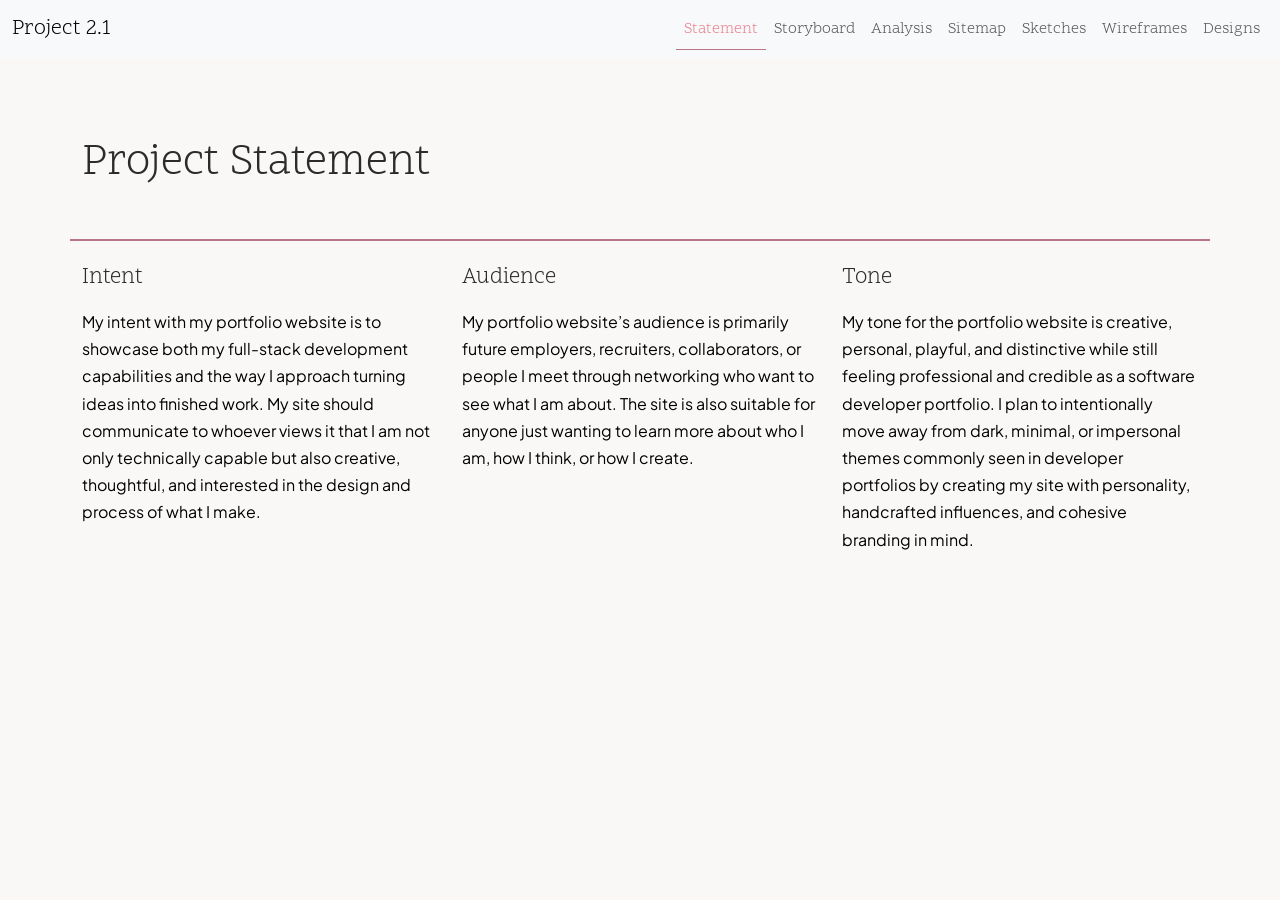
<file: index.html>
<!DOCTYPE html>
<!-- Project 2 Blank Bootstrap 5.3 starter template for DESN1021, Web & Time Based Design. <div> tags should be replaced with semantic HTML tags where appropriate  [DESN1021-Pro2#1-7bddd3e6991c22bb4d3432b663b01bd5] DO NOT DELETE THIS COMMENT-->


<html lang="en" dir="ltr">

  <head>
    <meta charset="utf-8">

    <!--
      ================= AI / SOURCE USE DECLARATION (DRAFT — COMPLETE THIS) =================
      Per DESN1021 Project 2.1 Assessment Specifications, a summary declaration is
      required at the top of EVERY file. Replace the bracketed placeholders below,
      and add inline acknowledgements next to any AI/open-source snippet you use.
      If you take the AI-assisted code animation option, that code must ALSO be
      wrapped in inline start/end comments, and you must be able to explain it.

      First name:       Mina
      File:             index.html

      Tool/Source:       Bootstrap
      Used for:         Nav Bar
      Extent of use:    used starter for base of nav bar
      Date:             23 Sept 2026

      Tool/Source:      Google Fonts
      Used for:         For Scope One and Plus Jakarta Sans fonts used in website
      Extent of use:    Link snippets given by Google Fonts
      Date:             23 Sept 2026


      If no AI or open-source code was used in this file, replace the above with:
      "No AI or open-source code was used in this file."

      Declaration ref: DESN1021-Pro2.1-AIDECL#KIT-blank-4447332881514569a4b9aef29abc9eb4
      =====================================================================================
    -->

    <!-- Required Bootstrap meta tag attributes -->
    <meta name="viewport" content="width=device-width, initial-scale=1">

    <!-- Other meta tags -->
    <meta name="description" content="Portfolio 2.1 Website: Planning for Project 2.2">
    <meta name="author" content="Mina Armijo">

    <!-- Title  -->
    <title>Project Statement | Portfolio 2.1</title>


    <!-- ***** Link tags ***** -->
    <!-- Bootstrap core CSS -->

  <link href="https://cdn.jsdelivr.net/npm/bootstrap@5.3.8/dist/css/bootstrap.min.css" rel="stylesheet" integrity="sha384-sRIl4kxILFvY47J16cr9ZwB07vP4J8+LH7qKQnuqkuIAvNWLzeN8tE5YBujZqJLB" crossorigin="anonymous">



    <!-- Favicon  -->
    <link rel="icon" type="image/png" sizes="32x32" href="img/favicons/favicon-32x32.png">
    <link rel="icon" type="image/png" sizes="16x16" href="img/favicons/favicon-16x16.png">
    <link rel="apple-touch-icon" sizes="180x180" href="img/favicons/apple-touch-icon.png">

    <!-- Icons -->
    <link rel="stylesheet" href="https://cdn.jsdelivr.net/npm/bootstrap-icons@1.13.1/font/bootstrap-icons.min.css" integrity="sha384-CK2SzKma4jA5H/MXDUU7i1TqZlCFaD4T01vtyDFvPlD97JQyS+IsSh1nI2EFbpyk" crossorigin="anonymous">    
    
    <!-- Web fonts -->
    
    <!-- Source: Google Fonts (https://fonts.google.com/selection/embed) — Scope One and Plus Jakarta Sans Font -->
    <link rel="preconnect" href="https://fonts.googleapis.com">
    <link rel="preconnect" href="https://fonts.gstatic.com" crossorigin>
    <link href="https://fonts.googleapis.com/css2?family=Scope+One&display=swap" rel="stylesheet">

    <link rel="preconnect" href="https://fonts.googleapis.com">
    <link rel="preconnect" href="https://fonts.gstatic.com" crossorigin>
    <link href="https://fonts.googleapis.com/css2?family=Plus+Jakarta+Sans:ital,wght@0,200..800;1,200..800&family=Prata&display=swap" rel="stylesheet">


    <!-- Custom CSS -->
    <link href="css/custom.css" type="text/css" rel="stylesheet" media="screen">

  </head>



   <body>

    <!-- Nav Bar -->

     <!-- Source: Bootstrap (https://getbootstrap.com/docs/5.3/components/navbar/) — Base of Nav Bar -->
    <nav class="navbar navbar-expand-lg bg-body-tertiary site-nav">
      <div class="container-fluid">

        <a class="navbar-brand" href="index.html">Project 2.1</a>

        <button class="navbar-toggler" type="button" data-bs-toggle="collapse" data-bs-target="#navbarSupportedContent" aria-controls="navbarSupportedContent" aria-expanded="false" aria-label="Toggle navigation">
          
          <span class="navbar-toggler-icon"></span>
        </button>

        <div class="collapse navbar-collapse" id="navbarSupportedContent">
          
          <ul class="navbar-nav ms-auto mb-2 mb-lg-0">
            <li class="nav-item">
              <a class="nav-link active" aria-current="page" href="index.html">Statement</a>
            </li>
            <li class="nav-item">
              <a class="nav-link" href="storyboard.html">Storyboard</a>
            </li>
            <li class="nav-item">
              <a class="nav-link" href="analysis.html">Analysis</a>
            </li>
            <li class="nav-item">
              <a class="nav-link" href="sitemap.html">Sitemap</a>
            </li>
            <li class="nav-item">
              <a class="nav-link" href="sketches.html">Sketches</a>
            </li>
            <li class="nav-item">
              <a class="nav-link" href="wireframes.html">Wireframes</a>
            </li>
            <li class="nav-item">
              <a class="nav-link" href="designs.html">Designs</a>
            </li>
          </ul>

        </div>
      </div>
    </nav>

    <!-- MAIN -->

    <main class="container page-content">

    <h1>Project Statement</h1>

    <div class="row">
      <div class="col-12 col-md-4 statement-item">
        <h2>Intent</h2>
        <p>
          My intent with my portfolio website is to showcase both my full-stack development capabilities and the way I approach turning ideas into finished work. My site should communicate to whoever views it that I am not only technically capable but also creative, thoughtful, and interested in the design and process of what I make.
        </p>
      </div>
      <div class="col-12 col-md-4 statement-item">
        <h2>Audience</h2>
        <p>
          My portfolio website&rsquo;s audience is primarily future employers, recruiters, collaborators, or people I meet through networking who want to see what I am about. The site is also suitable for anyone just wanting to learn more about who I am, how I think, or how I create.
        </p>
      </div>
      <div class="col-12 col-md-4 statement-item">
        <h2>Tone</h2>
        <p>
          My tone for the portfolio website is creative, personal, playful, and distinctive while still feeling professional and credible as a software developer portfolio. I plan to intentionally move away from dark, minimal, or impersonal themes commonly seen in developer portfolios by creating my site with personality, handcrafted influences, and cohesive branding in mind. 
        </p>
      </div>
    </div>
   
    </main>


    <!-- =================No Content below here========================= -->
    <!-- Bootstrap JavaScript
    ================================================== -->
    <!-- Placed at the end of the document so the pages load faster -->

    <script src="https://cdn.jsdelivr.net/npm/bootstrap@5.3.8/dist/js/bootstrap.bundle.min.js" integrity="sha384-FKyoEForCGlyvwx9Hj09JcYn3nv7wiPVlz7YYwJrWVcXK/BmnVDxM+D2scQbITxI" crossorigin="anonymous"></script>


  </body>
</html>
<!-- Project 2 Blank Bootstrap 5.3 starter template for DESN1021, Web & Time Based Design. <div> tags should be replaced with semantic HTML tags where appropriate  [DESN1021-Pro2#1-7bddd3e6991c22bb4d3432b663b01bd5] DO NOT DELETE THIS COMMENT-->

<!-- END AI / SOURCE USE DECLARATION — nothing to fill in here; the completed declaration goes in the top comment. Do not delete.
     Declaration ref: DESN1021-Pro2.1-AIDECL#KIT-blank-4447332881514569a4b9aef29abc9eb4 -->
</file>
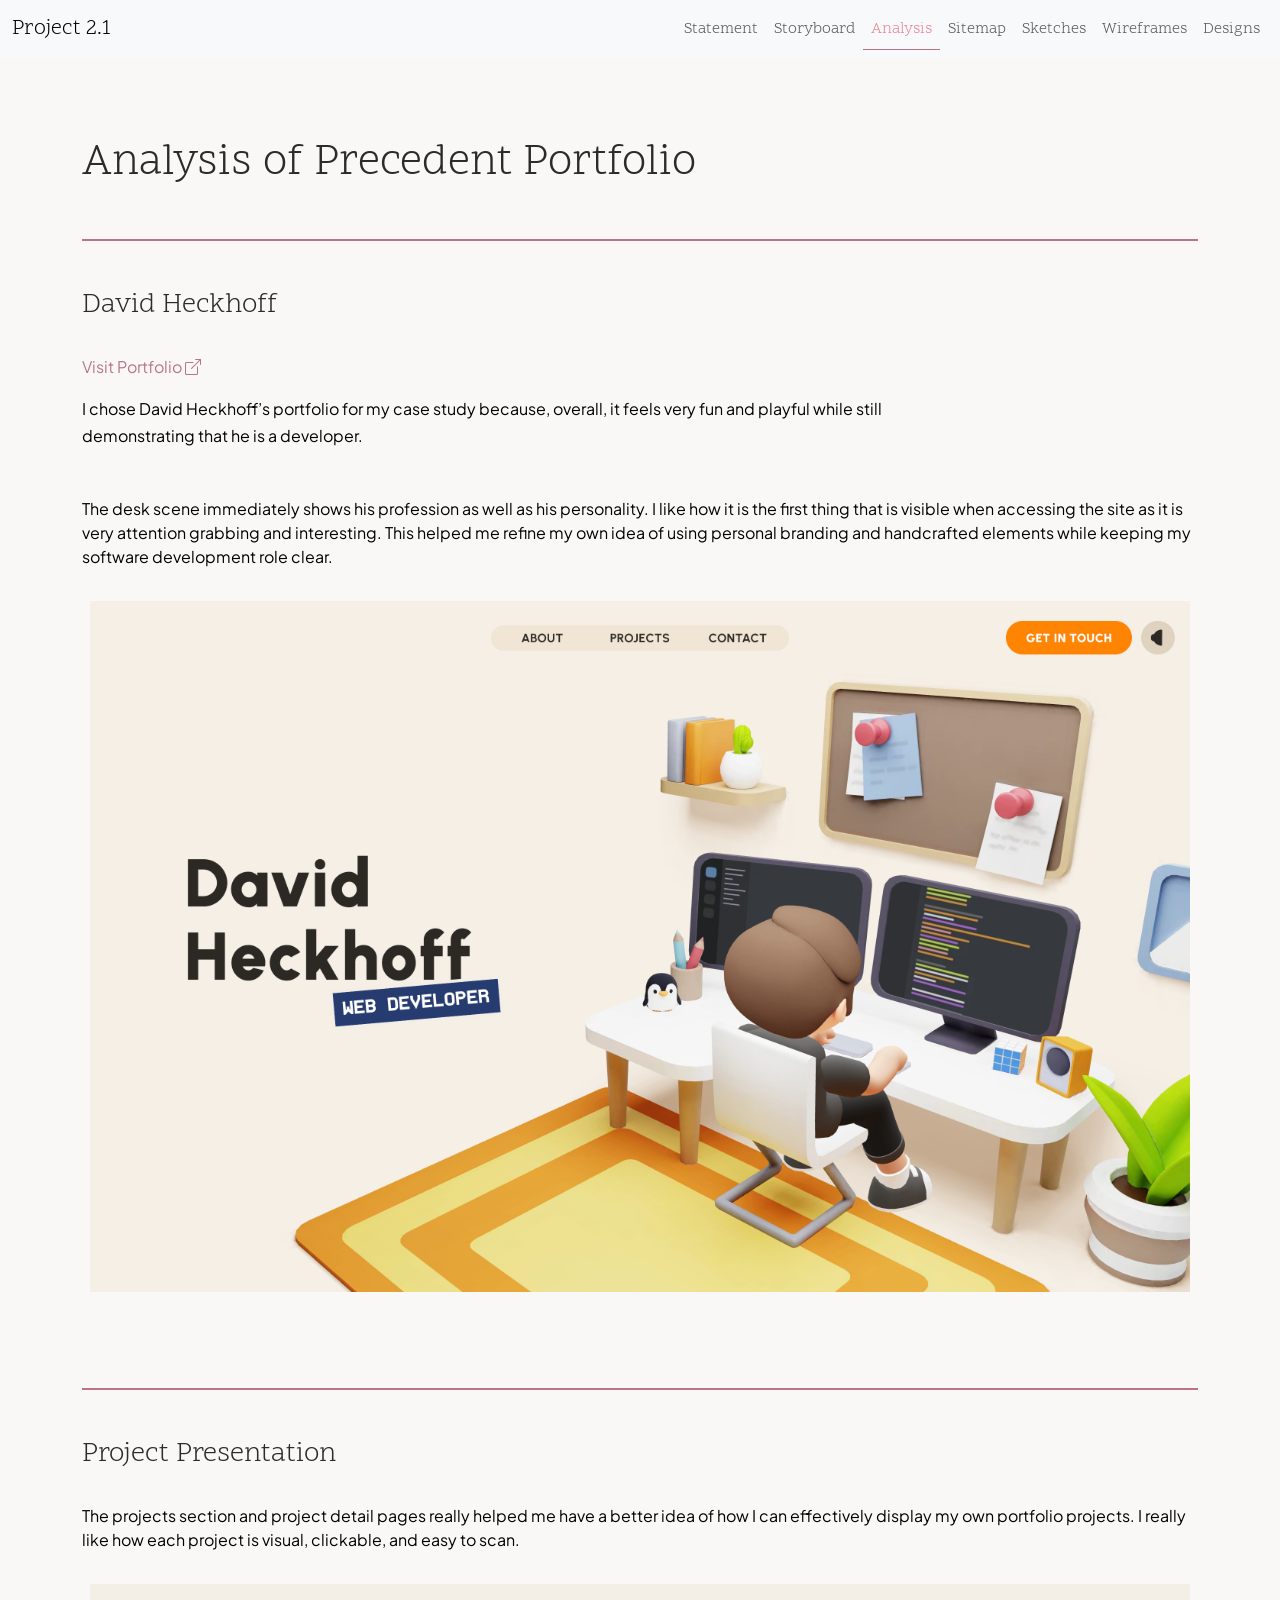
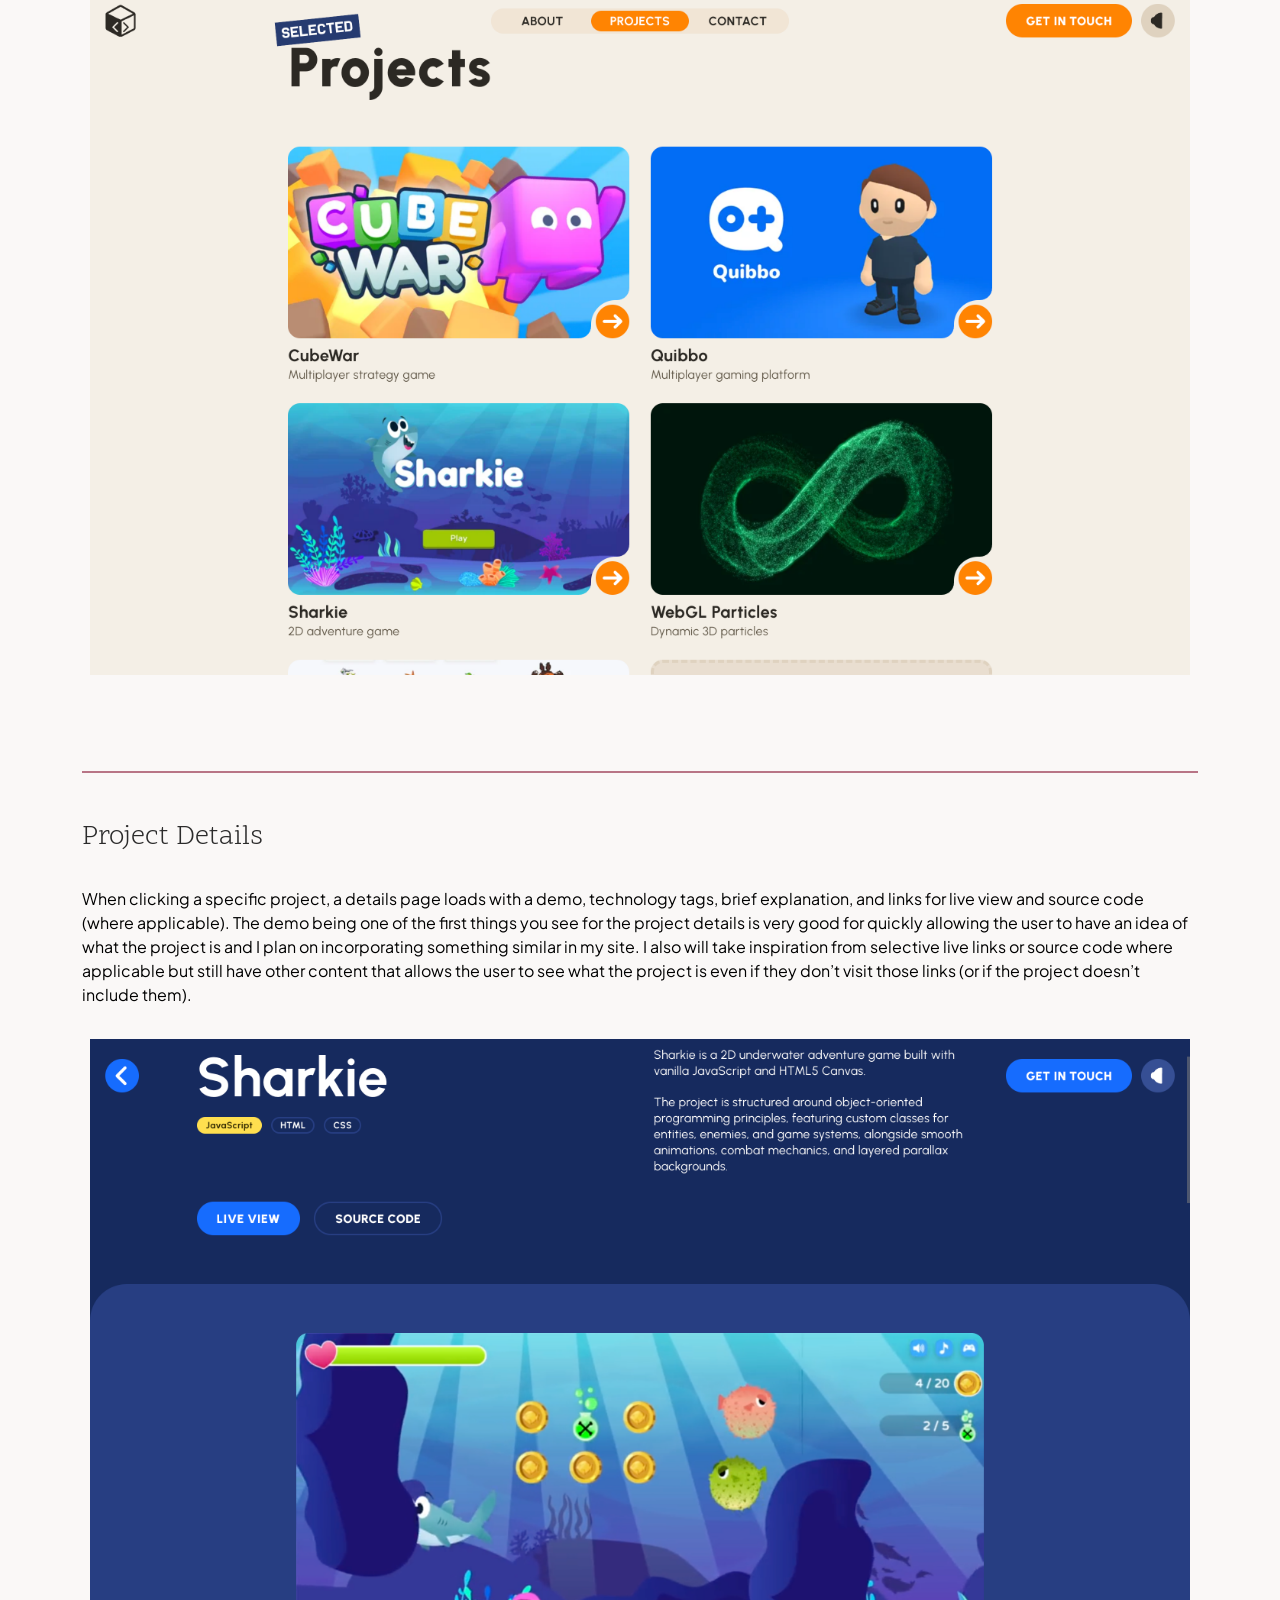
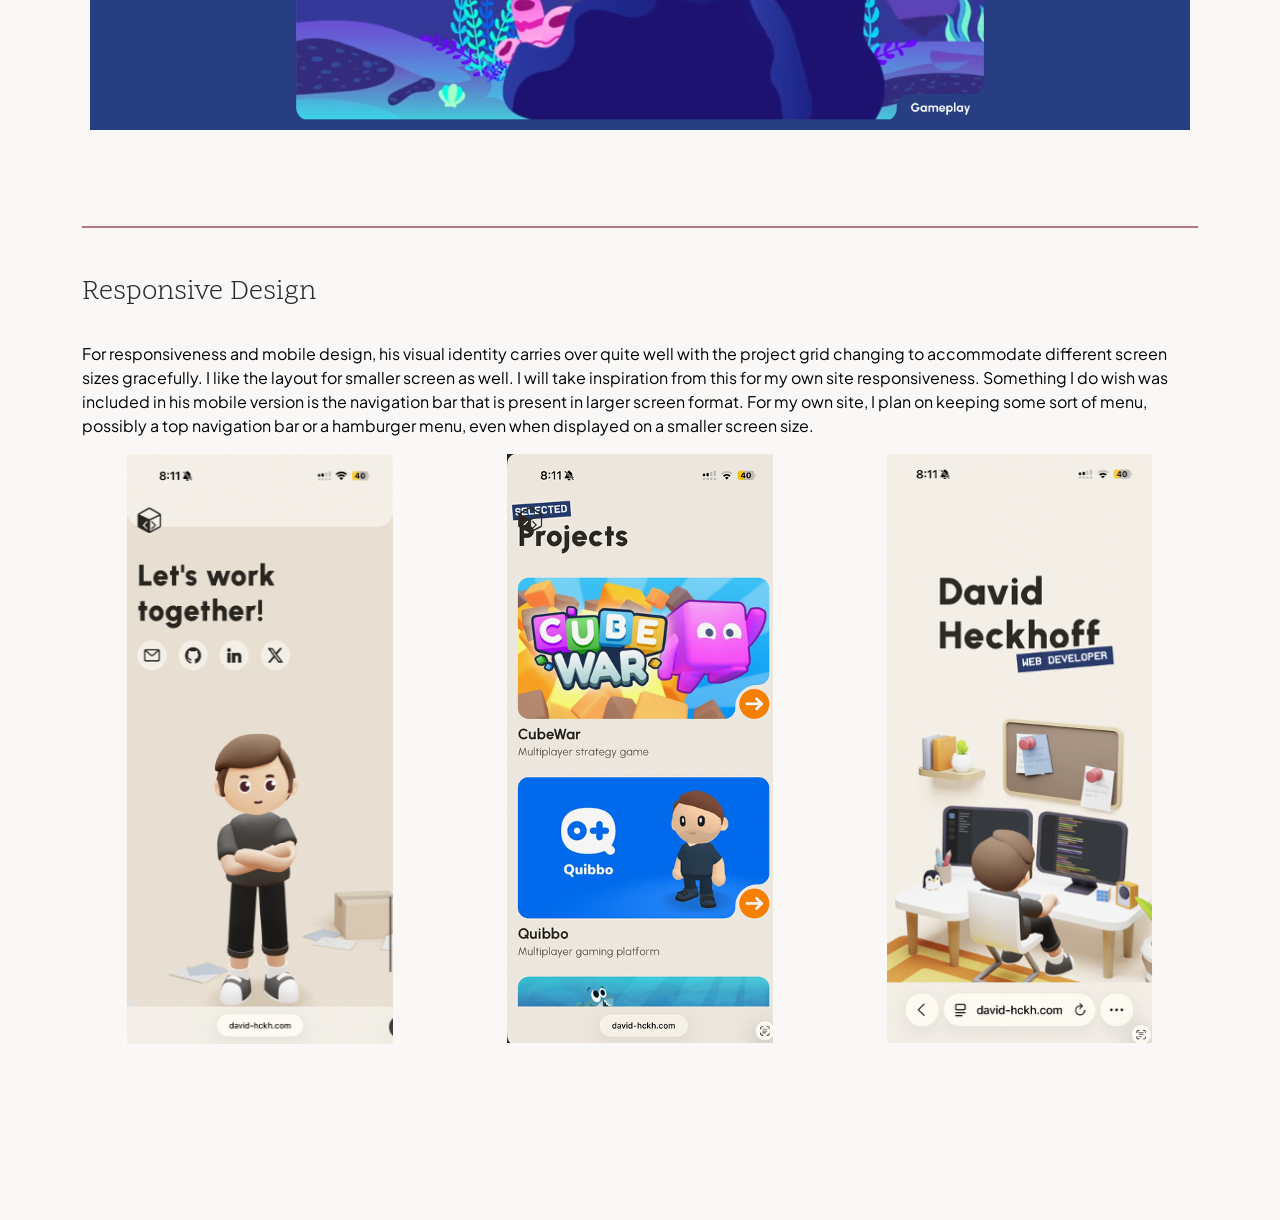
<file: analysis.html>
<!DOCTYPE html>
<!-- Project 2 Blank Bootstrap 5.3 starter template for DESN1021, Web & Time Based Design. <div> tags should be replaced with semantic HTML tags where appropriate  [DESN1021-Pro2#1-7bddd3e6991c22bb4d3432b663b01bd5] DO NOT DELETE THIS COMMENT-->


<html lang="en" dir="ltr">

  <head>
    <meta charset="utf-8">

    <!--
      ================= AI / SOURCE USE DECLARATION (DRAFT — COMPLETE THIS) =================
      Per DESN1021 Project 2.1 Assessment Specifications, a summary declaration is
      required at the top of EVERY file. Replace the bracketed placeholders below,
      and add inline acknowledgements next to any AI/open-source snippet you use.
      If you take the AI-assisted code animation option, that code must ALSO be
      wrapped in inline start/end comments, and you must be able to explain it.

      First name:       Mina
      File:             analysis.html

      Tool/Source:       Bootstrap
      Used for:         Nav Bar
      Extent of use:    used starter for base of nav bar
      Date:             23 Sept 2026

      Tool/Source:      Google Fonts
      Used for:         For Scope One and Plus Jakarta Sans fonts used in website
      Extent of use:    Link snippets given by Google Fonts
      Date:             23 Sept 2026

      Tool/Source:       Bootstrap
      Used for:         Icon for visiting website
      Extent of use:    Used small code snippet
      Date:             24 Sept 2026



      If no AI or open-source code was used in this file, replace the above with:
      "No AI or open-source code was used in this file."

      Declaration ref: DESN1021-Pro2.1-AIDECL#KIT-blank-4447332881514569a4b9aef29abc9eb4
      =====================================================================================
    -->

    <!-- Required Bootstrap meta tag attributes -->
    <meta name="viewport" content="width=device-width, initial-scale=1">

    <!-- Other meta tags -->
    <meta name="description" content="Portfolio 2.1 Website: Planning for Project 2.2">
    <meta name="author" content="Mina Armijo">

    <!-- Title  -->
    <title>Analysis | Portfolio 2.1</title>


    <!-- ***** Link tags ***** -->
    <!-- Bootstrap core CSS -->

  <link href="https://cdn.jsdelivr.net/npm/bootstrap@5.3.8/dist/css/bootstrap.min.css" rel="stylesheet" integrity="sha384-sRIl4kxILFvY47J16cr9ZwB07vP4J8+LH7qKQnuqkuIAvNWLzeN8tE5YBujZqJLB" crossorigin="anonymous">



    <!-- Favicon  -->
    <link rel="icon" type="image/png" sizes="32x32" href="img/favicons/favicon-32x32.png">
    <link rel="icon" type="image/png" sizes="16x16" href="img/favicons/favicon-16x16.png">
    <link rel="apple-touch-icon" sizes="180x180" href="img/favicons/apple-touch-icon.png">

    <!-- Icons -->
    <link rel="stylesheet" href="https://cdn.jsdelivr.net/npm/bootstrap-icons@1.13.1/font/bootstrap-icons.min.css" integrity="sha384-CK2SzKma4jA5H/MXDUU7i1TqZlCFaD4T01vtyDFvPlD97JQyS+IsSh1nI2EFbpyk" crossorigin="anonymous">    
    
    <!-- Web fonts -->
    
    <!-- Source: Google Fonts (https://fonts.google.com/selection/embed) — Scope One and Plus Jakarta Sans Font -->
    <link rel="preconnect" href="https://fonts.googleapis.com">
    <link rel="preconnect" href="https://fonts.gstatic.com" crossorigin>
    <link href="https://fonts.googleapis.com/css2?family=Scope+One&display=swap" rel="stylesheet">

    <link rel="preconnect" href="https://fonts.googleapis.com">
    <link rel="preconnect" href="https://fonts.gstatic.com" crossorigin>
    <link href="https://fonts.googleapis.com/css2?family=Plus+Jakarta+Sans:ital,wght@0,200..800;1,200..800&family=Prata&display=swap" rel="stylesheet">


    <!-- Custom CSS -->
    <link href="css/custom.css" type="text/css" rel="stylesheet" media="screen">

  </head>



   <body>

    <!-- Nav Bar -->

     <!-- Source: Bootstrap (https://getbootstrap.com/docs/5.3/components/navbar/) — Base of Nav Bar -->
    <nav class="navbar navbar-expand-lg bg-body-tertiary site-nav">
      <div class="container-fluid">

        <a class="navbar-brand" href="index.html">Project 2.1</a>

        <button class="navbar-toggler" type="button" data-bs-toggle="collapse" data-bs-target="#navbarSupportedContent" aria-controls="navbarSupportedContent" aria-expanded="false" aria-label="Toggle navigation">
          
          <span class="navbar-toggler-icon"></span>
        </button>

        <div class="collapse navbar-collapse" id="navbarSupportedContent">
          
          <ul class="navbar-nav ms-auto mb-2 mb-lg-0">
            <li class="nav-item">
              <a class="nav-link" aria-current="page" href="index.html">Statement</a>
            </li>
            <li class="nav-item">
              <a class="nav-link" href="storyboard.html">Storyboard</a>
            </li>
            <li class="nav-item">
              <a class="nav-link active" href="analysis.html">Analysis</a>
            </li>
            <li class="nav-item">
              <a class="nav-link" href="sitemap.html">Sitemap</a>
            </li>
            <li class="nav-item">
              <a class="nav-link" href="sketches.html">Sketches</a>
            </li>
            <li class="nav-item">
              <a class="nav-link" href="wireframes.html">Wireframes</a>
            </li>
            <li class="nav-item">
              <a class="nav-link" href="designs.html">Designs</a>
            </li>
          </ul>

        </div>
      </div>
    </nav>

    <!-- MAIN -->

    <main class="container page-content">
      
      <h1>Analysis of Precedent Portfolio</h1>
      <section class="mb-5 section-style">
        <!-- intro + home screenshot -->
         <h2>David Heckhoff</h2>
         <p>
          <a class="analysis-link" href="https://david-hckh.com/" target="_blank" rel="noopener">
            <!-- Source: Bootstrap (https://icons.getbootstrap.com/icons/box-arrow-up-right/) — Box Arrow Up/Right Icon -->
            Visit Portfolio <i class="bi bi-box-arrow-up-right"></i>
          </a>
         </p>

         <p class="page-intro">
          I chose David Heckhoff&rsquo;s portfolio for my case study because, overall, it feels very fun and playful while still demonstrating that he is a developer. 
         </p>

         <p>
          The desk scene immediately shows his profession as well as his personality. I like how it is the first thing that is visible when accessing the site as it is very attention grabbing and interesting. This helped me refine my own idea of using personal branding and handcrafted elements while keeping my software development role clear.
         </p>
        
         <img
          src="img/analysis/analysis_home.webp"
          class="img-fluid d-block mx-auto analysis-desktop"
          alt="David Heckhoff Portfolio Homepage">
        
      </section>

      <section class="mb-5 section-style">
        <!-- projects screenshot -->
         <h2>Project Presentation</h2>

         <p>
          The projects section and project detail pages really helped me have a better idea of how I can effectively display my own portfolio projects. I really like how each project is visual, clickable, and easy to scan. 
         </p>

         <img
          src="img/analysis/analysis_projects.webp"
          class="img-fluid d-block mx-auto analysis-desktop"
          alt="Projects Page from David Heckhoff's Portfolio">

      </section>

      <section class="mb-5 section-style">
        <!-- project details screenshot -->
         <h2>Project Details</h2>

         <p>
          When clicking a specific project, a details page loads with a demo, technology tags, brief explanation, and links for live view and source code (where applicable). The demo being one of the first things you see for the project details is very good for quickly allowing the user to have an idea of what the project is and I plan on incorporating something similar in my site. I also will take inspiration from selective live links or source code where applicable but still have other content that allows the user to see what the project is even if they don&rsquo;t visit those links (or if the project doesn&rsquo;t include them).
         </p>

         <img
          src="img/analysis/analysis_project_details.webp"
          class="img-fluid d-block mx-auto analysis-desktop"
          alt="Project Detail Page from David Heckhoff's Portfolio">

      </section>

      <section class="mb-5 section-style">
        <!-- mobile screenshots -->
         <h2>Responsive Design</h2>

         <p>
          For responsiveness and mobile design, his visual identity carries over quite well with the project grid changing to accommodate different screen sizes gracefully. I like the layout for smaller screen as well. I will take inspiration from this for my own site responsiveness. Something I do wish was included in his mobile version is the navigation bar that is present in larger screen format. For my own site, I plan on keeping some sort of menu, possibly a top navigation bar or a hamburger menu, even when displayed on a smaller screen size.
         </p>

         <div class="row g-4">

          <div class="col-12 col-md-4 d-flex justify-content-center">
            <img 
              src="img/analysis/analysis_mobile1.png"
              class="img-fluid analysis-mobile"
              alt="Mobile Contact Page">
          </div>

          <div class="col-12 col-md-4 d-flex justify-content-center">
            <img 
              src="img/analysis/analysis_mobile2.png"
              class="img-fluid analysis-mobile"
              alt="Mobile Projects Page">
          </div>

          <div class="col-12 col-md-4 d-flex justify-content-center">
            <img 
              src="img/analysis/analysis_mobile3.png"
              class="img-fluid analysis-mobile"
              alt="Mobile Homepage">
          </div>

         </div>
        
      </section>

    </main>


    <!-- =================No Content below here========================= -->
    <!-- Bootstrap JavaScript
    ================================================== -->
    <!-- Placed at the end of the document so the pages load faster -->

    <script src="https://cdn.jsdelivr.net/npm/bootstrap@5.3.8/dist/js/bootstrap.bundle.min.js" integrity="sha384-FKyoEForCGlyvwx9Hj09JcYn3nv7wiPVlz7YYwJrWVcXK/BmnVDxM+D2scQbITxI" crossorigin="anonymous"></script>


  </body>
</html>
<!-- Project 2 Blank Bootstrap 5.3 starter template for DESN1021, Web & Time Based Design. <div> tags should be replaced with semantic HTML tags where appropriate  [DESN1021-Pro2#1-7bddd3e6991c22bb4d3432b663b01bd5] DO NOT DELETE THIS COMMENT-->

<!-- END AI / SOURCE USE DECLARATION — nothing to fill in here; the completed declaration goes in the top comment. Do not delete.
     Declaration ref: DESN1021-Pro2.1-AIDECL#KIT-blank-4447332881514569a4b9aef29abc9eb4 -->
</file>
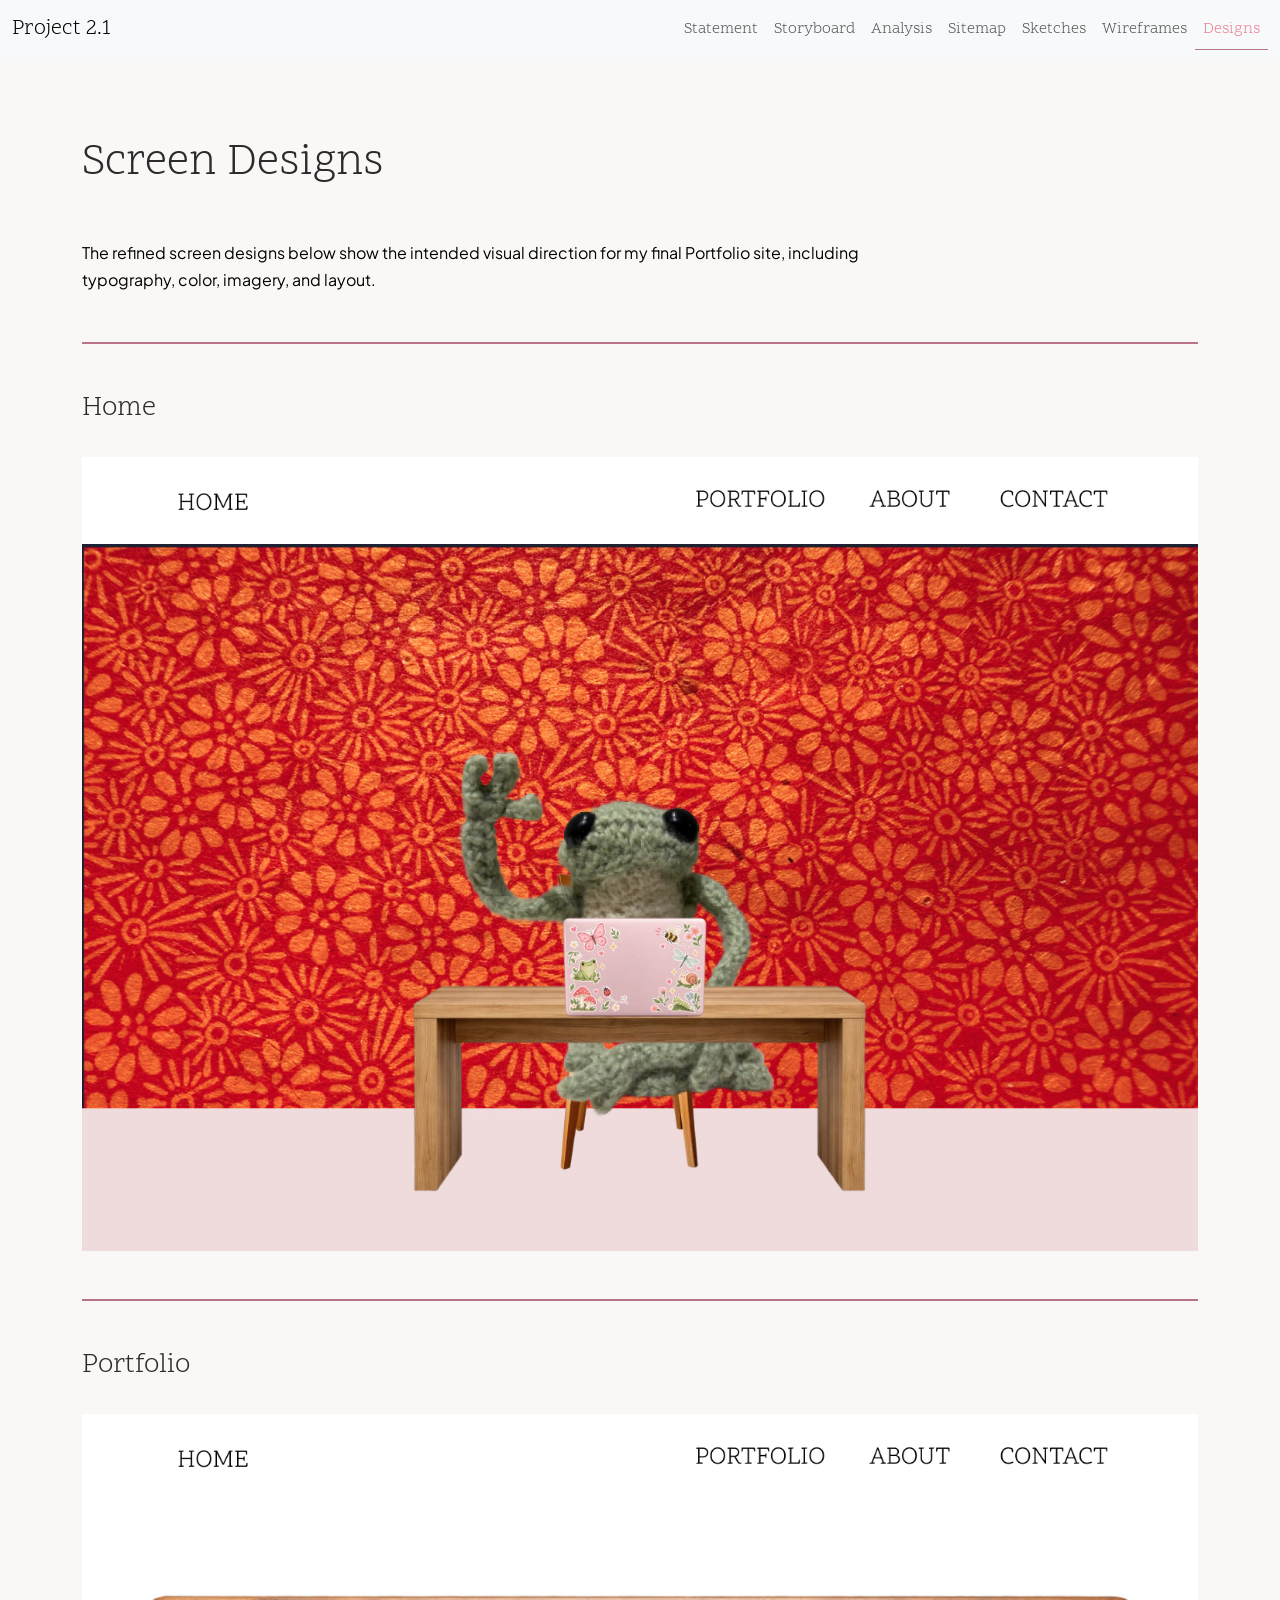
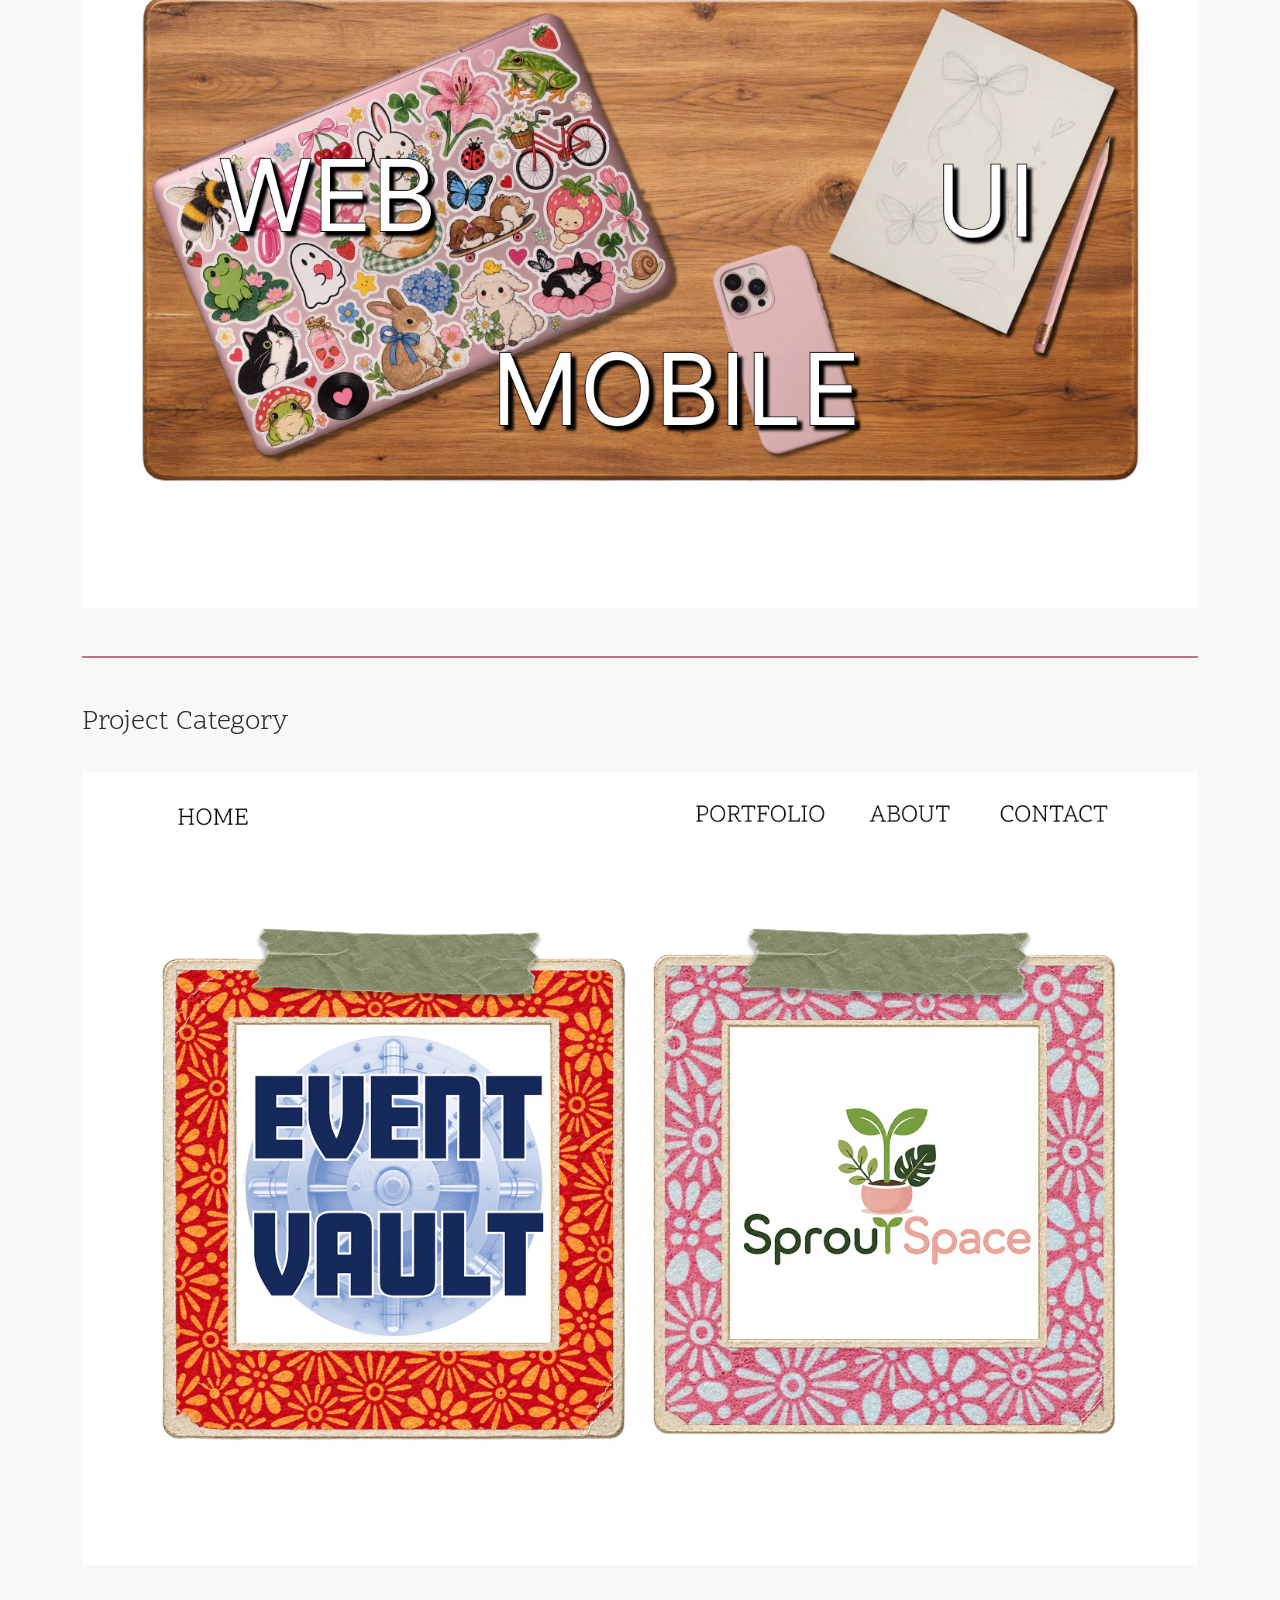
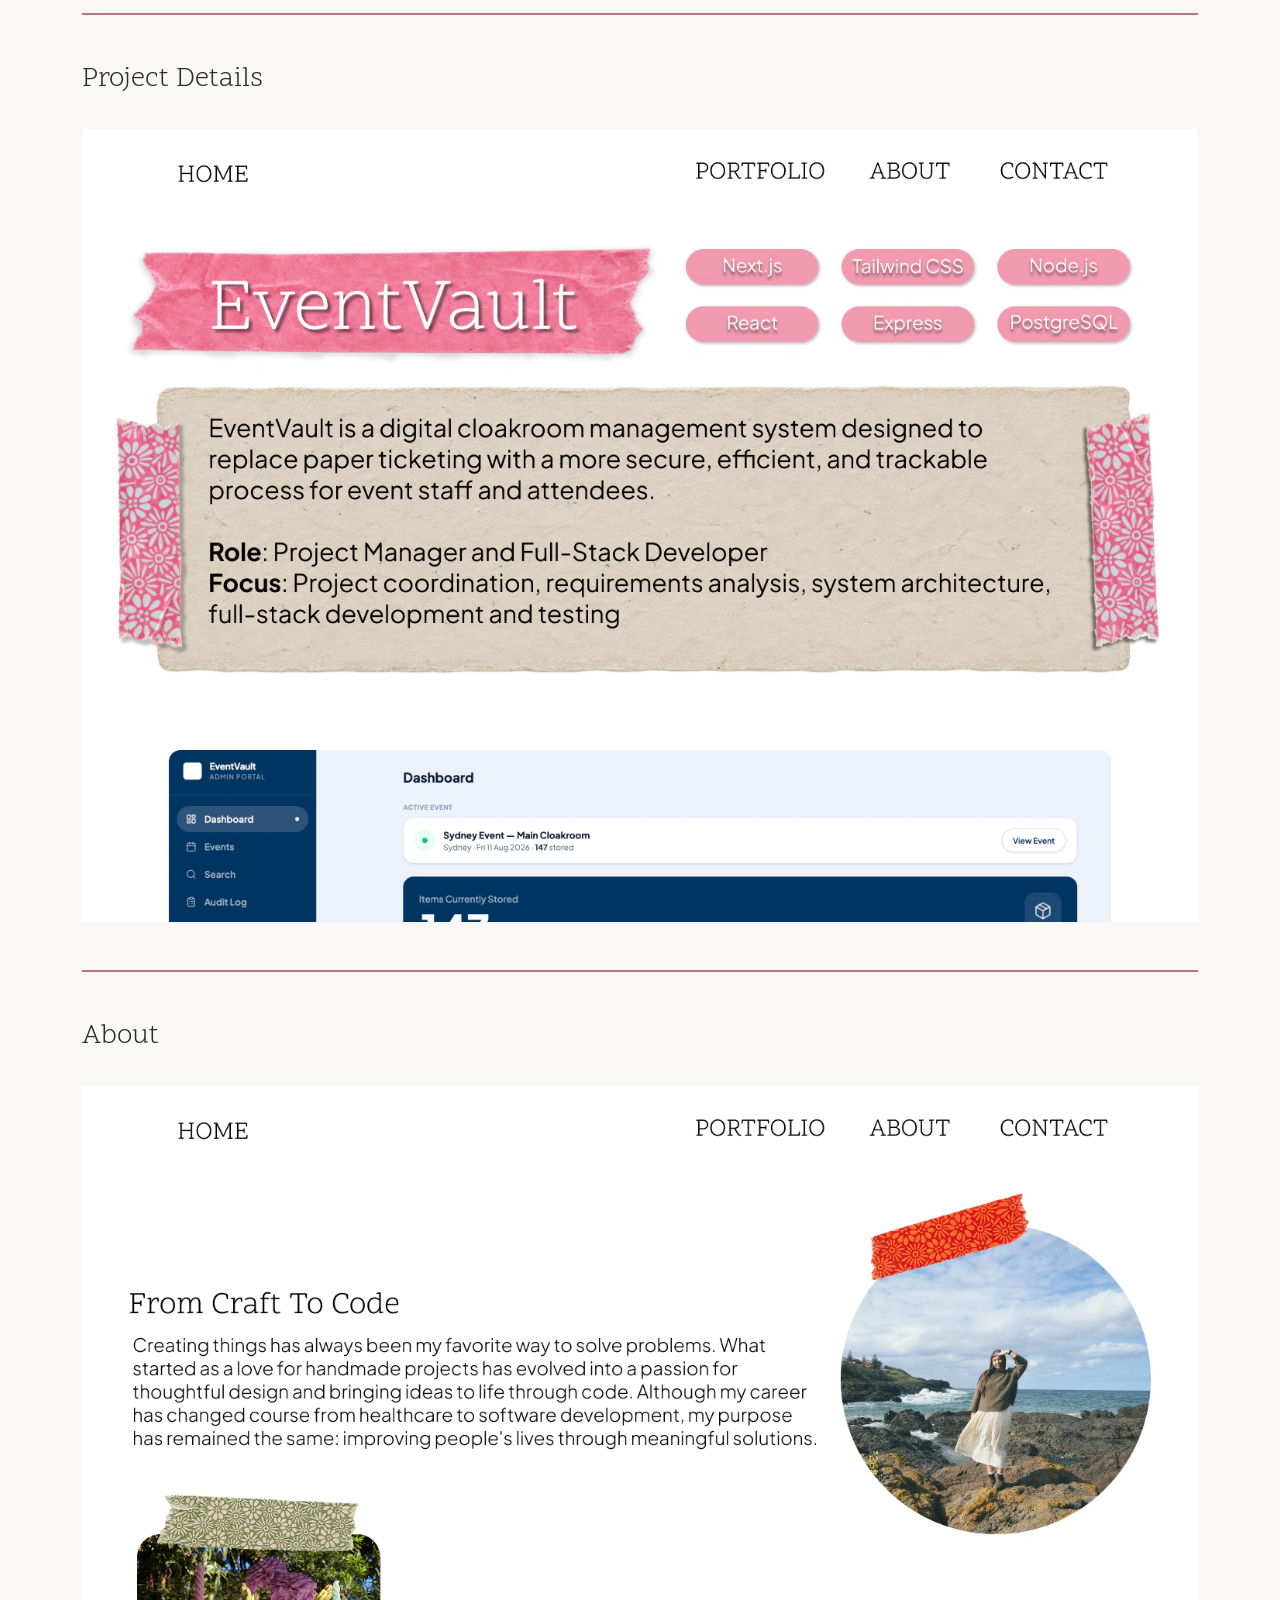
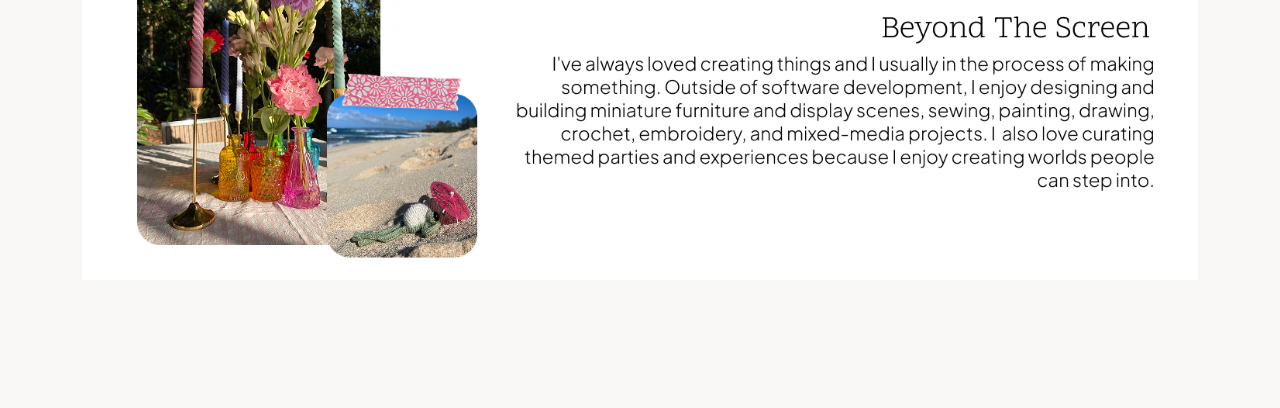
<file: designs.html>
<!DOCTYPE html>
<!-- Project 2 Blank Bootstrap 5.3 starter template for DESN1021, Web & Time Based Design. <div> tags should be replaced with semantic HTML tags where appropriate  [DESN1021-Pro2#1-7bddd3e6991c22bb4d3432b663b01bd5] DO NOT DELETE THIS COMMENT-->


<html lang="en" dir="ltr">

  <head>
    <meta charset="utf-8">

    <!--
      ================= AI / SOURCE USE DECLARATION (DRAFT — COMPLETE THIS) =================
      Per DESN1021 Project 2.1 Assessment Specifications, a summary declaration is
      required at the top of EVERY file. Replace the bracketed placeholders below,
      and add inline acknowledgements next to any AI/open-source snippet you use.
      If you take the AI-assisted code animation option, that code must ALSO be
      wrapped in inline start/end comments, and you must be able to explain it.

      First name:       Mina
      File:             designs.html

      Tool/Source:       Bootstrap
      Used for:         Nav Bar
      Extent of use:    used starter for base of nav bar
      Date:             23 Sept 2026

      Tool/Source:      Google Fonts
      Used for:         For Scope One and Plus Jakarta Sans fonts used in website
      Extent of use:    Link snippets given by Google Fonts
      Date:             23 Sept 2026


      If no AI or open-source code was used in this file, replace the above with:
      "No AI or open-source code was used in this file."

      Declaration ref: DESN1021-Pro2.1-AIDECL#KIT-blank-4447332881514569a4b9aef29abc9eb4
      =====================================================================================
    -->

    <!-- Required Bootstrap meta tag attributes -->
    <meta name="viewport" content="width=device-width, initial-scale=1">

    <!-- Other meta tags -->
    <meta name="description" content="Portfolio 2.1 Website: Planning for Project 2.2">
    <meta name="author" content="Mina Armijo">

    <!-- Title  -->
    <title>Designs | Portfolio 2.1</title>


    <!-- ***** Link tags ***** -->
    <!-- Bootstrap core CSS -->

  <link href="https://cdn.jsdelivr.net/npm/bootstrap@5.3.8/dist/css/bootstrap.min.css" rel="stylesheet" integrity="sha384-sRIl4kxILFvY47J16cr9ZwB07vP4J8+LH7qKQnuqkuIAvNWLzeN8tE5YBujZqJLB" crossorigin="anonymous">



    <!-- Favicon  -->
    <link rel="icon" type="image/png" sizes="32x32" href="img/favicons/favicon-32x32.png">
    <link rel="icon" type="image/png" sizes="16x16" href="img/favicons/favicon-16x16.png">
    <link rel="apple-touch-icon" sizes="180x180" href="img/favicons/apple-touch-icon.png">

    <!-- Icons -->
    <link rel="stylesheet" href="https://cdn.jsdelivr.net/npm/bootstrap-icons@1.13.1/font/bootstrap-icons.min.css" integrity="sha384-CK2SzKma4jA5H/MXDUU7i1TqZlCFaD4T01vtyDFvPlD97JQyS+IsSh1nI2EFbpyk" crossorigin="anonymous">    
    
    <!-- Web fonts -->
    
    <!-- Source: Google Fonts (https://fonts.google.com/selection/embed) — Scope One and Plus Jakarta Sans Font -->
    <link rel="preconnect" href="https://fonts.googleapis.com">
    <link rel="preconnect" href="https://fonts.gstatic.com" crossorigin>
    <link href="https://fonts.googleapis.com/css2?family=Scope+One&display=swap" rel="stylesheet">

    <link rel="preconnect" href="https://fonts.googleapis.com">
    <link rel="preconnect" href="https://fonts.gstatic.com" crossorigin>
    <link href="https://fonts.googleapis.com/css2?family=Plus+Jakarta+Sans:ital,wght@0,200..800;1,200..800&family=Prata&display=swap" rel="stylesheet">


    <!-- Custom CSS -->
    <link href="css/custom.css" type="text/css" rel="stylesheet" media="screen">

  </head>



   <body>

    <!-- Nav Bar -->

     <!-- Source: Bootstrap (https://getbootstrap.com/docs/5.3/components/navbar/) — Base of Nav Bar -->
    <nav class="navbar navbar-expand-lg bg-body-tertiary site-nav">
      <div class="container-fluid">

        <a class="navbar-brand" href="index.html">Project 2.1</a>

        <button class="navbar-toggler" type="button" data-bs-toggle="collapse" data-bs-target="#navbarSupportedContent" aria-controls="navbarSupportedContent" aria-expanded="false" aria-label="Toggle navigation">
          
          <span class="navbar-toggler-icon"></span>
        </button>

        <div class="collapse navbar-collapse" id="navbarSupportedContent">
          
          <ul class="navbar-nav ms-auto mb-2 mb-lg-0">
            <li class="nav-item">
              <a class="nav-link" aria-current="page" href="index.html">Statement</a>
            </li>
            <li class="nav-item">
              <a class="nav-link" href="storyboard.html">Storyboard</a>
            </li>
            <li class="nav-item">
              <a class="nav-link" href="analysis.html">Analysis</a>
            </li>
            <li class="nav-item">
              <a class="nav-link" href="sitemap.html">Sitemap</a>
            </li>
            <li class="nav-item">
              <a class="nav-link" href="sketches.html">Sketches</a>
            </li>
            <li class="nav-item">
              <a class="nav-link" href="wireframes.html">Wireframes</a>
            </li>
            <li class="nav-item">
              <a class="nav-link active" href="designs.html">Designs</a>
            </li>
          </ul>

        </div>
      </div>
    </nav>

    <!-- MAIN -->

    <main class="container page-content">
      <h1>Screen Designs</h1>

      <p class="page-intro">
        The refined screen designs below show the intended visual direction for my final Portfolio site, including typography, color, imagery, and layout.
      </p>
     
      <!-- Home -->
      <section class="section-style">
        <h2>Home</h2>

        <img
          src="img/designs/Design_Home.webp"
          class="img-fluid d-block mx-auto design-image"
          alt="Home Page Screen Design">
      </section>

      <!-- Portfolio -->
      <section class="section-style">
        <h2>Portfolio</h2>

        <img
          src="img/designs/Design_Project Table.webp"
          class="img-fluid d-block mx-auto design-image"
          alt="Portfolio Page Screen Design">
      </section>

      <!-- Project Category -->
      <section class="section-style">
        <h2>Project Category</h2>

        <img
          src="img/designs/Design_Project Category.webp"
          class="img-fluid d-block mx-auto design-image"
          alt="Project Category Page Screen Design">
      </section>

      <!-- Project Details -->
      <section class="section-style">
        <h2>Project Details</h2>

        <img
          src="img/designs/Design_Project Details.webp"
          class="img-fluid d-block mx-auto design-image"
          alt="Project Details Page Screen Design">
      </section>

      <!-- About -->
      <section class="section-style">
        <h2>About</h2>

        <img
          src="img/designs/Design_About.webp"
          class="img-fluid d-block mx-auto design-image"
          alt="About Page Screen Design">
      </section>

    </main>


    <!-- =================No Content below here========================= -->
    <!-- Bootstrap JavaScript
    ================================================== -->
    <!-- Placed at the end of the document so the pages load faster -->

    <script src="https://cdn.jsdelivr.net/npm/bootstrap@5.3.8/dist/js/bootstrap.bundle.min.js" integrity="sha384-FKyoEForCGlyvwx9Hj09JcYn3nv7wiPVlz7YYwJrWVcXK/BmnVDxM+D2scQbITxI" crossorigin="anonymous"></script>


  </body>
</html>
<!-- Project 2 Blank Bootstrap 5.3 starter template for DESN1021, Web & Time Based Design. <div> tags should be replaced with semantic HTML tags where appropriate  [DESN1021-Pro2#1-7bddd3e6991c22bb4d3432b663b01bd5] DO NOT DELETE THIS COMMENT-->

<!-- END AI / SOURCE USE DECLARATION — nothing to fill in here; the completed declaration goes in the top comment. Do not delete.
     Declaration ref: DESN1021-Pro2.1-AIDECL#KIT-blank-4447332881514569a4b9aef29abc9eb4 -->
</file>
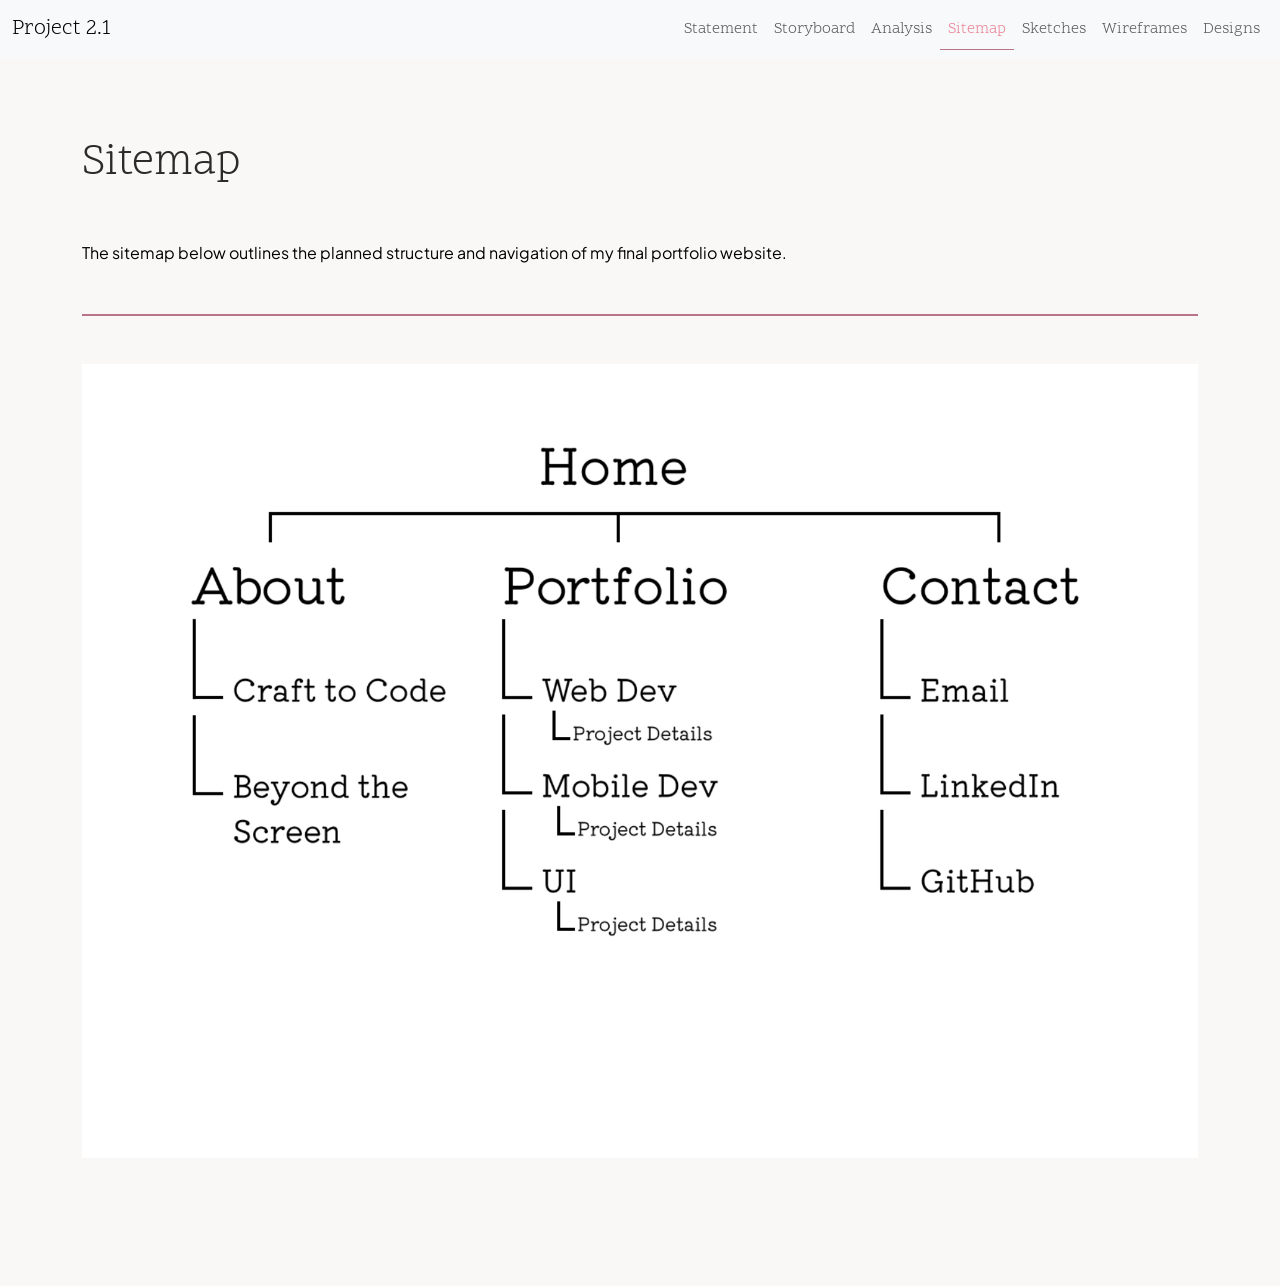
<file: sitemap.html>
<!DOCTYPE html>
<!-- Project 2 Blank Bootstrap 5.3 starter template for DESN1021, Web & Time Based Design. <div> tags should be replaced with semantic HTML tags where appropriate  [DESN1021-Pro2#1-7bddd3e6991c22bb4d3432b663b01bd5] DO NOT DELETE THIS COMMENT-->


<html lang="en" dir="ltr">

  <head>
    <meta charset="utf-8">

    <!--
      ================= AI / SOURCE USE DECLARATION (DRAFT — COMPLETE THIS) =================
      Per DESN1021 Project 2.1 Assessment Specifications, a summary declaration is
      required at the top of EVERY file. Replace the bracketed placeholders below,
      and add inline acknowledgements next to any AI/open-source snippet you use.
      If you take the AI-assisted code animation option, that code must ALSO be
      wrapped in inline start/end comments, and you must be able to explain it.

      First name:       Mina
      File:             sitemap.html

      Tool/Source:       Bootstrap
      Used for:         Nav Bar
      Extent of use:    used starter for base of nav bar
      Date:             23 Sept 2026

      Tool/Source:      Google Fonts
      Used for:         For Scope One and Plus Jakarta Sans fonts used in website
      Extent of use:    Link snippets given by Google Fonts
      Date:             23 Sept 2026


      If no AI or open-source code was used in this file, replace the above with:
      "No AI or open-source code was used in this file."

      Declaration ref: DESN1021-Pro2.1-AIDECL#KIT-blank-4447332881514569a4b9aef29abc9eb4
      =====================================================================================
    -->

    <!-- Required Bootstrap meta tag attributes -->
    <meta name="viewport" content="width=device-width, initial-scale=1">

    <!-- Other meta tags -->
    <meta name="description" content="Portfolio 2.1 Website: Planning for Project 2.2">
    <meta name="author" content="Mina Armijo">

    <!-- Title  -->
    <title>Sitemap | Portfolio 2.1</title>


    <!-- ***** Link tags ***** -->
    <!-- Bootstrap core CSS -->

  <link href="https://cdn.jsdelivr.net/npm/bootstrap@5.3.8/dist/css/bootstrap.min.css" rel="stylesheet" integrity="sha384-sRIl4kxILFvY47J16cr9ZwB07vP4J8+LH7qKQnuqkuIAvNWLzeN8tE5YBujZqJLB" crossorigin="anonymous">



    <!-- Favicon  -->
    <link rel="icon" type="image/png" sizes="32x32" href="img/favicons/favicon-32x32.png">
    <link rel="icon" type="image/png" sizes="16x16" href="img/favicons/favicon-16x16.png">
    <link rel="apple-touch-icon" sizes="180x180" href="img/favicons/apple-touch-icon.png">

    <!-- Icons -->
    <link rel="stylesheet" href="https://cdn.jsdelivr.net/npm/bootstrap-icons@1.13.1/font/bootstrap-icons.min.css" integrity="sha384-CK2SzKma4jA5H/MXDUU7i1TqZlCFaD4T01vtyDFvPlD97JQyS+IsSh1nI2EFbpyk" crossorigin="anonymous">    
    
    <!-- Web fonts -->
    
    <!-- Source: Google Fonts (https://fonts.google.com/selection/embed) — Scope One and Plus Jakarta Sans Font -->
    <link rel="preconnect" href="https://fonts.googleapis.com">
    <link rel="preconnect" href="https://fonts.gstatic.com" crossorigin>
    <link href="https://fonts.googleapis.com/css2?family=Scope+One&display=swap" rel="stylesheet">

    <link rel="preconnect" href="https://fonts.googleapis.com">
    <link rel="preconnect" href="https://fonts.gstatic.com" crossorigin>
    <link href="https://fonts.googleapis.com/css2?family=Plus+Jakarta+Sans:ital,wght@0,200..800;1,200..800&family=Prata&display=swap" rel="stylesheet">


    <!-- Custom CSS -->
    <link href="css/custom.css" type="text/css" rel="stylesheet" media="screen">

  </head>



   <body>

    <!-- Nav Bar -->

     <!-- Source: Bootstrap (https://getbootstrap.com/docs/5.3/components/navbar/) — Base of Nav Bar -->
    <nav class="navbar navbar-expand-lg bg-body-tertiary site-nav">
      <div class="container-fluid">

        <a class="navbar-brand" href="index.html">Project 2.1</a>

        <button class="navbar-toggler" type="button" data-bs-toggle="collapse" data-bs-target="#navbarSupportedContent" aria-controls="navbarSupportedContent" aria-expanded="false" aria-label="Toggle navigation">
          
          <span class="navbar-toggler-icon"></span>
        </button>

        <div class="collapse navbar-collapse" id="navbarSupportedContent">
          
          <ul class="navbar-nav ms-auto mb-2 mb-lg-0">
            <li class="nav-item">
              <a class="nav-link" aria-current="page" href="index.html">Statement</a>
            </li>
            <li class="nav-item">
              <a class="nav-link" href="storyboard.html">Storyboard</a>
            </li>
            <li class="nav-item">
              <a class="nav-link" href="analysis.html">Analysis</a>
            </li>
            <li class="nav-item">
              <a class="nav-link active" href="sitemap.html">Sitemap</a>
            </li>
            <li class="nav-item">
              <a class="nav-link" href="sketches.html">Sketches</a>
            </li>
            <li class="nav-item">
              <a class="nav-link" href="wireframes.html">Wireframes</a>
            </li>
            <li class="nav-item">
              <a class="nav-link" href="designs.html">Designs</a>
            </li>
          </ul>

        </div>
      </div>
    </nav>

    <!-- MAIN -->

    <main class="container page-content">
      <h1>Sitemap</h1>

      <p class="page-intro">
        The sitemap below outlines the planned structure and navigation of my final portfolio website.
      </p>

      <section class="section-style">
        <img
          src="img/sitemap/Sitemap.webp"
          class="img-fluid d-block mx-auto sitemap-image"
          alt="Sitemap Showing Planned Structure of Portfolio Site">
      </section>
     
     
    </main>


    <!-- =================No Content below here========================= -->
    <!-- Bootstrap JavaScript
    ================================================== -->
    <!-- Placed at the end of the document so the pages load faster -->

    <script src="https://cdn.jsdelivr.net/npm/bootstrap@5.3.8/dist/js/bootstrap.bundle.min.js" integrity="sha384-FKyoEForCGlyvwx9Hj09JcYn3nv7wiPVlz7YYwJrWVcXK/BmnVDxM+D2scQbITxI" crossorigin="anonymous"></script>


  </body>
</html>
<!-- Project 2 Blank Bootstrap 5.3 starter template for DESN1021, Web & Time Based Design. <div> tags should be replaced with semantic HTML tags where appropriate  [DESN1021-Pro2#1-7bddd3e6991c22bb4d3432b663b01bd5] DO NOT DELETE THIS COMMENT-->

<!-- END AI / SOURCE USE DECLARATION — nothing to fill in here; the completed declaration goes in the top comment. Do not delete.
     Declaration ref: DESN1021-Pro2.1-AIDECL#KIT-blank-4447332881514569a4b9aef29abc9eb4 -->
</file>
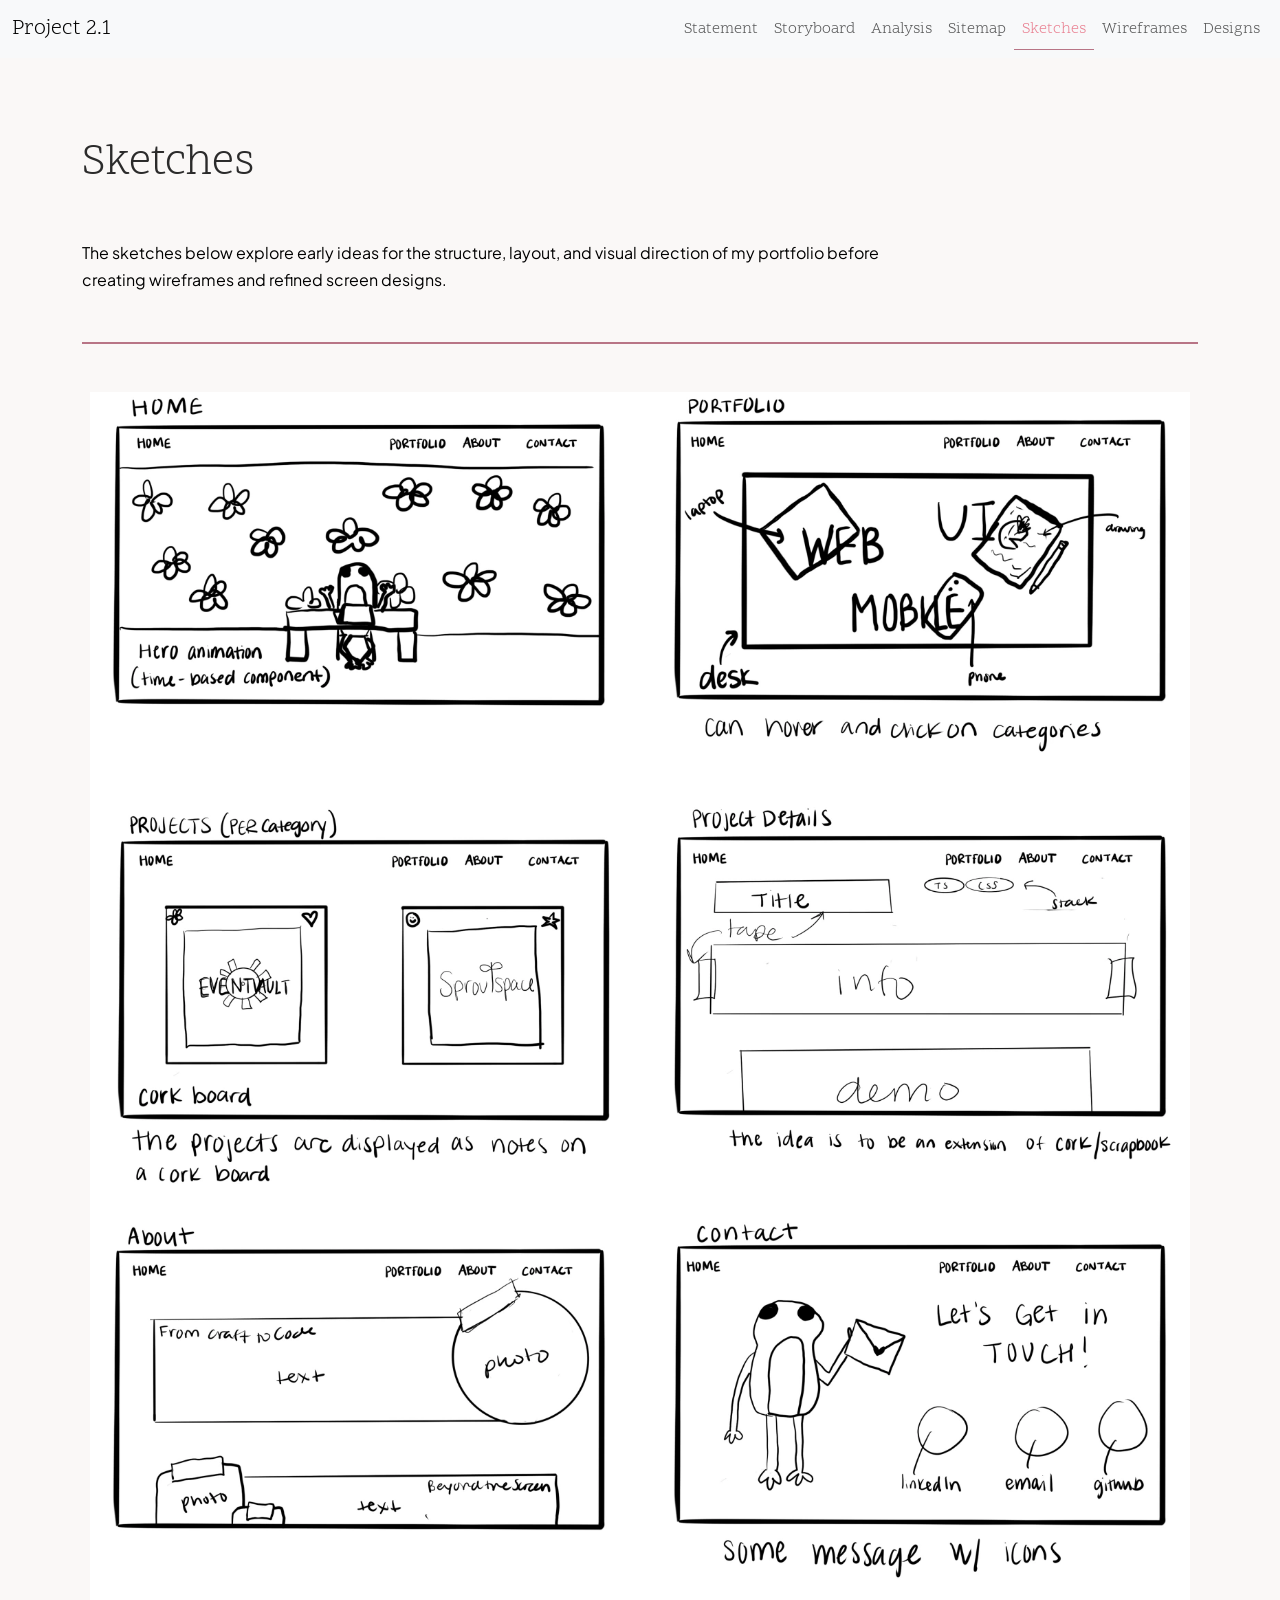
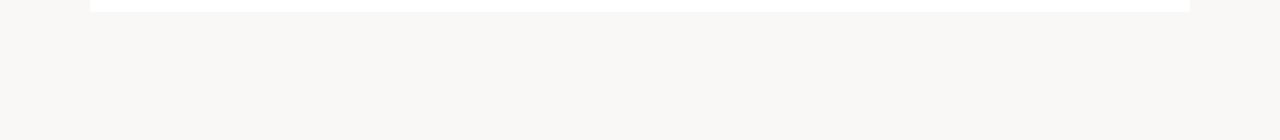
<file: sketches.html>
<!DOCTYPE html>
<!-- Project 2 Blank Bootstrap 5.3 starter template for DESN1021, Web & Time Based Design. <div> tags should be replaced with semantic HTML tags where appropriate  [DESN1021-Pro2#1-7bddd3e6991c22bb4d3432b663b01bd5] DO NOT DELETE THIS COMMENT-->


<html lang="en" dir="ltr">

  <head>
    <meta charset="utf-8">

    <!--
      ================= AI / SOURCE USE DECLARATION (DRAFT — COMPLETE THIS) =================
      Per DESN1021 Project 2.1 Assessment Specifications, a summary declaration is
      required at the top of EVERY file. Replace the bracketed placeholders below,
      and add inline acknowledgements next to any AI/open-source snippet you use.
      If you take the AI-assisted code animation option, that code must ALSO be
      wrapped in inline start/end comments, and you must be able to explain it.

      First name:       Mina
      File:             sketches.html

      Tool/Source:       Bootstrap
      Used for:         Nav Bar
      Extent of use:    used starter for base of nav bar
      Date:             23 Sept 2026

      Tool/Source:      Google Fonts
      Used for:         For Scope One and Plus Jakarta Sans fonts used in website
      Extent of use:    Link snippets given by Google Fonts
      Date:             23 Sept 2026


      If no AI or open-source code was used in this file, replace the above with:
      "No AI or open-source code was used in this file."

      Declaration ref: DESN1021-Pro2.1-AIDECL#KIT-blank-4447332881514569a4b9aef29abc9eb4
      =====================================================================================
    -->

    <!-- Required Bootstrap meta tag attributes -->
    <meta name="viewport" content="width=device-width, initial-scale=1">

    <!-- Other meta tags -->
    <meta name="description" content="Portfolio 2.1 Website: Planning for Project 2.2">
    <meta name="author" content="Mina Armijo">

    <!-- Title  -->
    <title>Sketches | Portfolio 2.1</title>


    <!-- ***** Link tags ***** -->
    <!-- Bootstrap core CSS -->

  <link href="https://cdn.jsdelivr.net/npm/bootstrap@5.3.8/dist/css/bootstrap.min.css" rel="stylesheet" integrity="sha384-sRIl4kxILFvY47J16cr9ZwB07vP4J8+LH7qKQnuqkuIAvNWLzeN8tE5YBujZqJLB" crossorigin="anonymous">



    <!-- Favicon  -->
    <link rel="icon" type="image/png" sizes="32x32" href="img/favicons/favicon-32x32.png">
    <link rel="icon" type="image/png" sizes="16x16" href="img/favicons/favicon-16x16.png">
    <link rel="apple-touch-icon" sizes="180x180" href="img/favicons/apple-touch-icon.png">

    <!-- Icons -->
    <link rel="stylesheet" href="https://cdn.jsdelivr.net/npm/bootstrap-icons@1.13.1/font/bootstrap-icons.min.css" integrity="sha384-CK2SzKma4jA5H/MXDUU7i1TqZlCFaD4T01vtyDFvPlD97JQyS+IsSh1nI2EFbpyk" crossorigin="anonymous">    
    
    <!-- Web fonts -->
    
    <!-- Source: Google Fonts (https://fonts.google.com/selection/embed) — Scope One and Plus Jakarta Sans Font -->
    <link rel="preconnect" href="https://fonts.googleapis.com">
    <link rel="preconnect" href="https://fonts.gstatic.com" crossorigin>
    <link href="https://fonts.googleapis.com/css2?family=Scope+One&display=swap" rel="stylesheet">

    <link rel="preconnect" href="https://fonts.googleapis.com">
    <link rel="preconnect" href="https://fonts.gstatic.com" crossorigin>
    <link href="https://fonts.googleapis.com/css2?family=Plus+Jakarta+Sans:ital,wght@0,200..800;1,200..800&family=Prata&display=swap" rel="stylesheet">


    <!-- Custom CSS -->
    <link href="css/custom.css" type="text/css" rel="stylesheet" media="screen">

  </head>



   <body>

    <!-- Nav Bar -->

     <!-- Source: Bootstrap (https://getbootstrap.com/docs/5.3/components/navbar/) — Base of Nav Bar -->
    <nav class="navbar navbar-expand-lg bg-body-tertiary site-nav">
      <div class="container-fluid">

        <a class="navbar-brand" href="index.html">Project 2.1</a>

        <button class="navbar-toggler" type="button" data-bs-toggle="collapse" data-bs-target="#navbarSupportedContent" aria-controls="navbarSupportedContent" aria-expanded="false" aria-label="Toggle navigation">
          
          <span class="navbar-toggler-icon"></span>
        </button>

        <div class="collapse navbar-collapse" id="navbarSupportedContent">
          
          <ul class="navbar-nav ms-auto mb-2 mb-lg-0">
            <li class="nav-item">
              <a class="nav-link" aria-current="page" href="index.html">Statement</a>
            </li>
            <li class="nav-item">
              <a class="nav-link" href="storyboard.html">Storyboard</a>
            </li>
            <li class="nav-item">
              <a class="nav-link" href="analysis.html">Analysis</a>
            </li>
            <li class="nav-item">
              <a class="nav-link" href="sitemap.html">Sitemap</a>
            </li>
            <li class="nav-item">
              <a class="nav-link active" href="sketches.html">Sketches</a>
            </li>
            <li class="nav-item">
              <a class="nav-link" href="wireframes.html">Wireframes</a>
            </li>
            <li class="nav-item">
              <a class="nav-link" href="designs.html">Designs</a>
            </li>
          </ul>

        </div>
      </div>
    </nav>

    <!-- MAIN -->

    <main class="container page-content">
     
      <h1>Sketches</h1>

      <p class="page-intro">
        The sketches below explore early ideas for the structure, layout, and visual direction of my portfolio before creating wireframes and refined screen designs.
      </p>

      <section class="section-style">
        
        <img
          src="img/sketches/Sketches_1.webp"
          class="img-fluid d-block mx-auto sketch-image"
          alt="Portfolio Sketches For Home, Portfolio, Project Category, and Project Details">

        <img
          src="img/sketches/Sketches_2.webp"
          class="img-fluid d-block mx-auto sketch-image"
          alt="Portfolio Sketches For About and Contact">

      </section>

    </main>


    <!-- =================No Content below here========================= -->
    <!-- Bootstrap JavaScript
    ================================================== -->
    <!-- Placed at the end of the document so the pages load faster -->

    <script src="https://cdn.jsdelivr.net/npm/bootstrap@5.3.8/dist/js/bootstrap.bundle.min.js" integrity="sha384-FKyoEForCGlyvwx9Hj09JcYn3nv7wiPVlz7YYwJrWVcXK/BmnVDxM+D2scQbITxI" crossorigin="anonymous"></script>


  </body>
</html>
<!-- Project 2 Blank Bootstrap 5.3 starter template for DESN1021, Web & Time Based Design. <div> tags should be replaced with semantic HTML tags where appropriate  [DESN1021-Pro2#1-7bddd3e6991c22bb4d3432b663b01bd5] DO NOT DELETE THIS COMMENT-->

<!-- END AI / SOURCE USE DECLARATION — nothing to fill in here; the completed declaration goes in the top comment. Do not delete.
     Declaration ref: DESN1021-Pro2.1-AIDECL#KIT-blank-4447332881514569a4b9aef29abc9eb4 -->
</file>
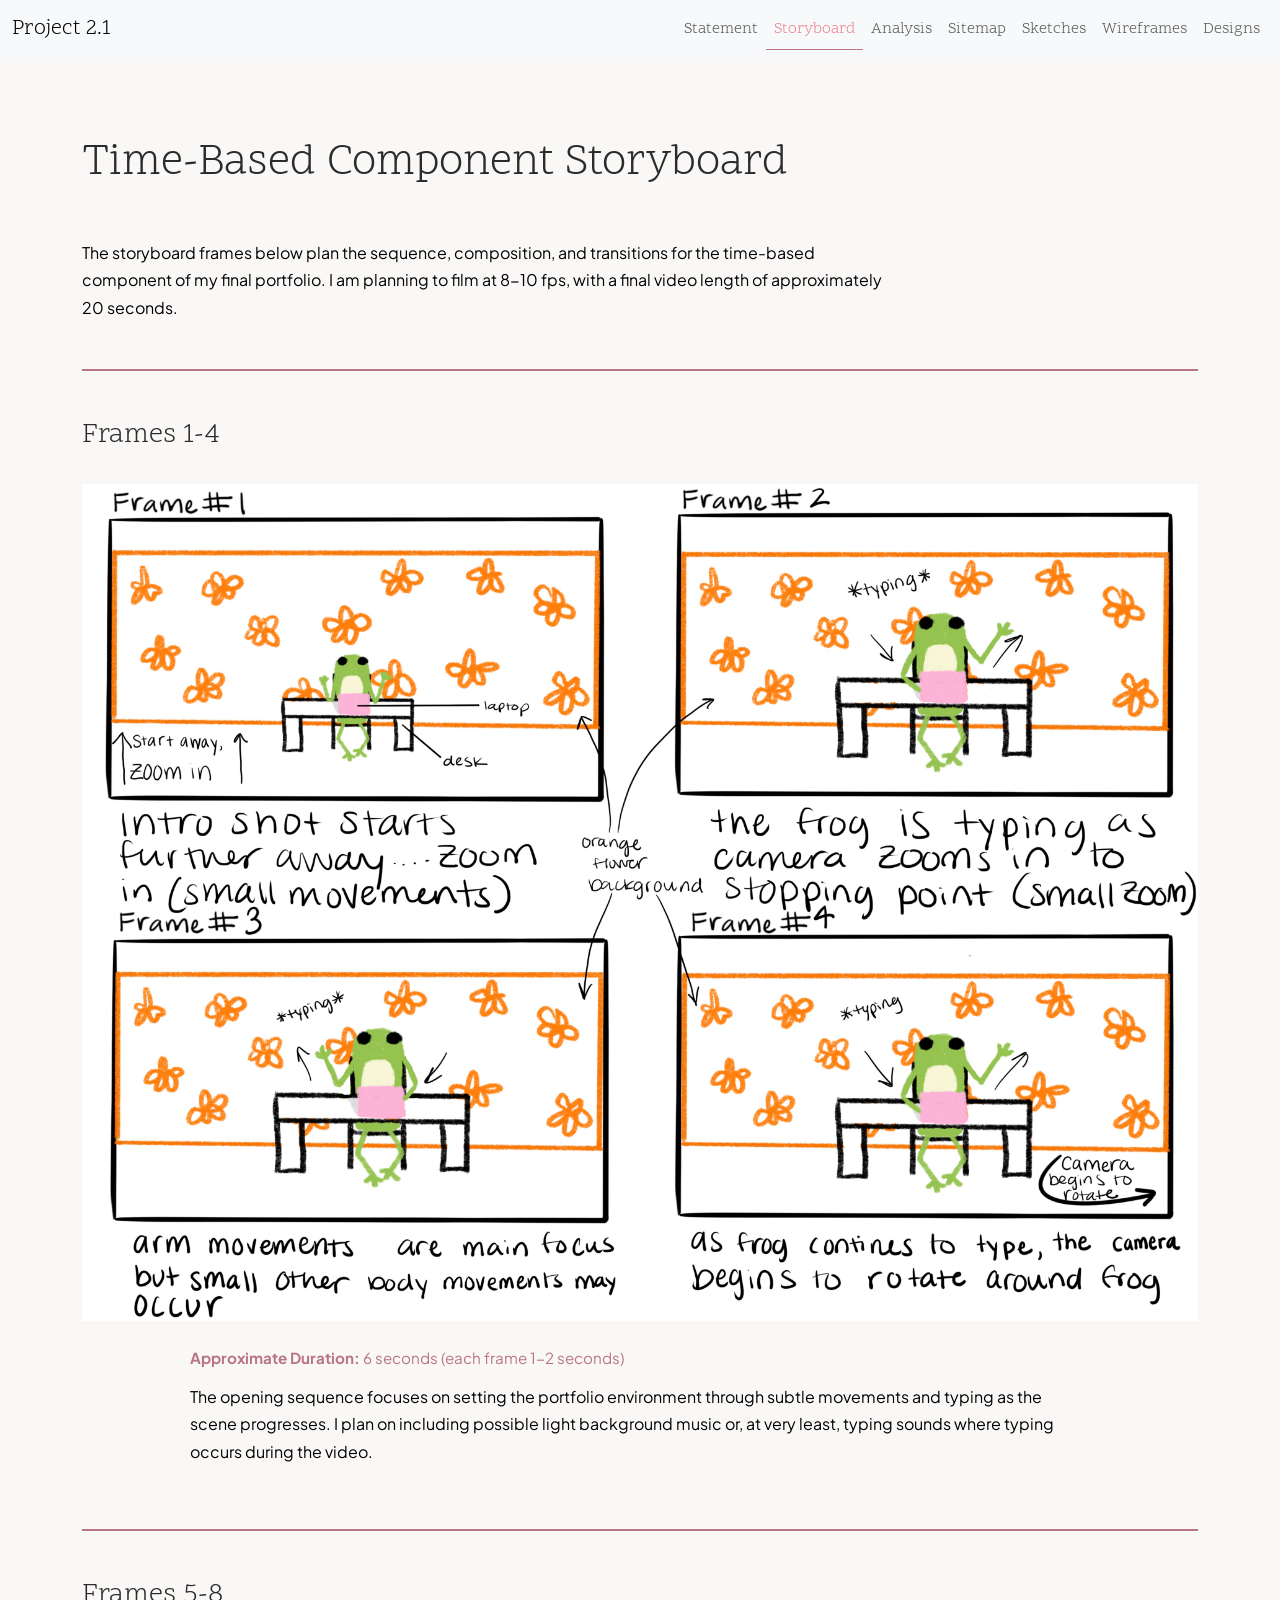
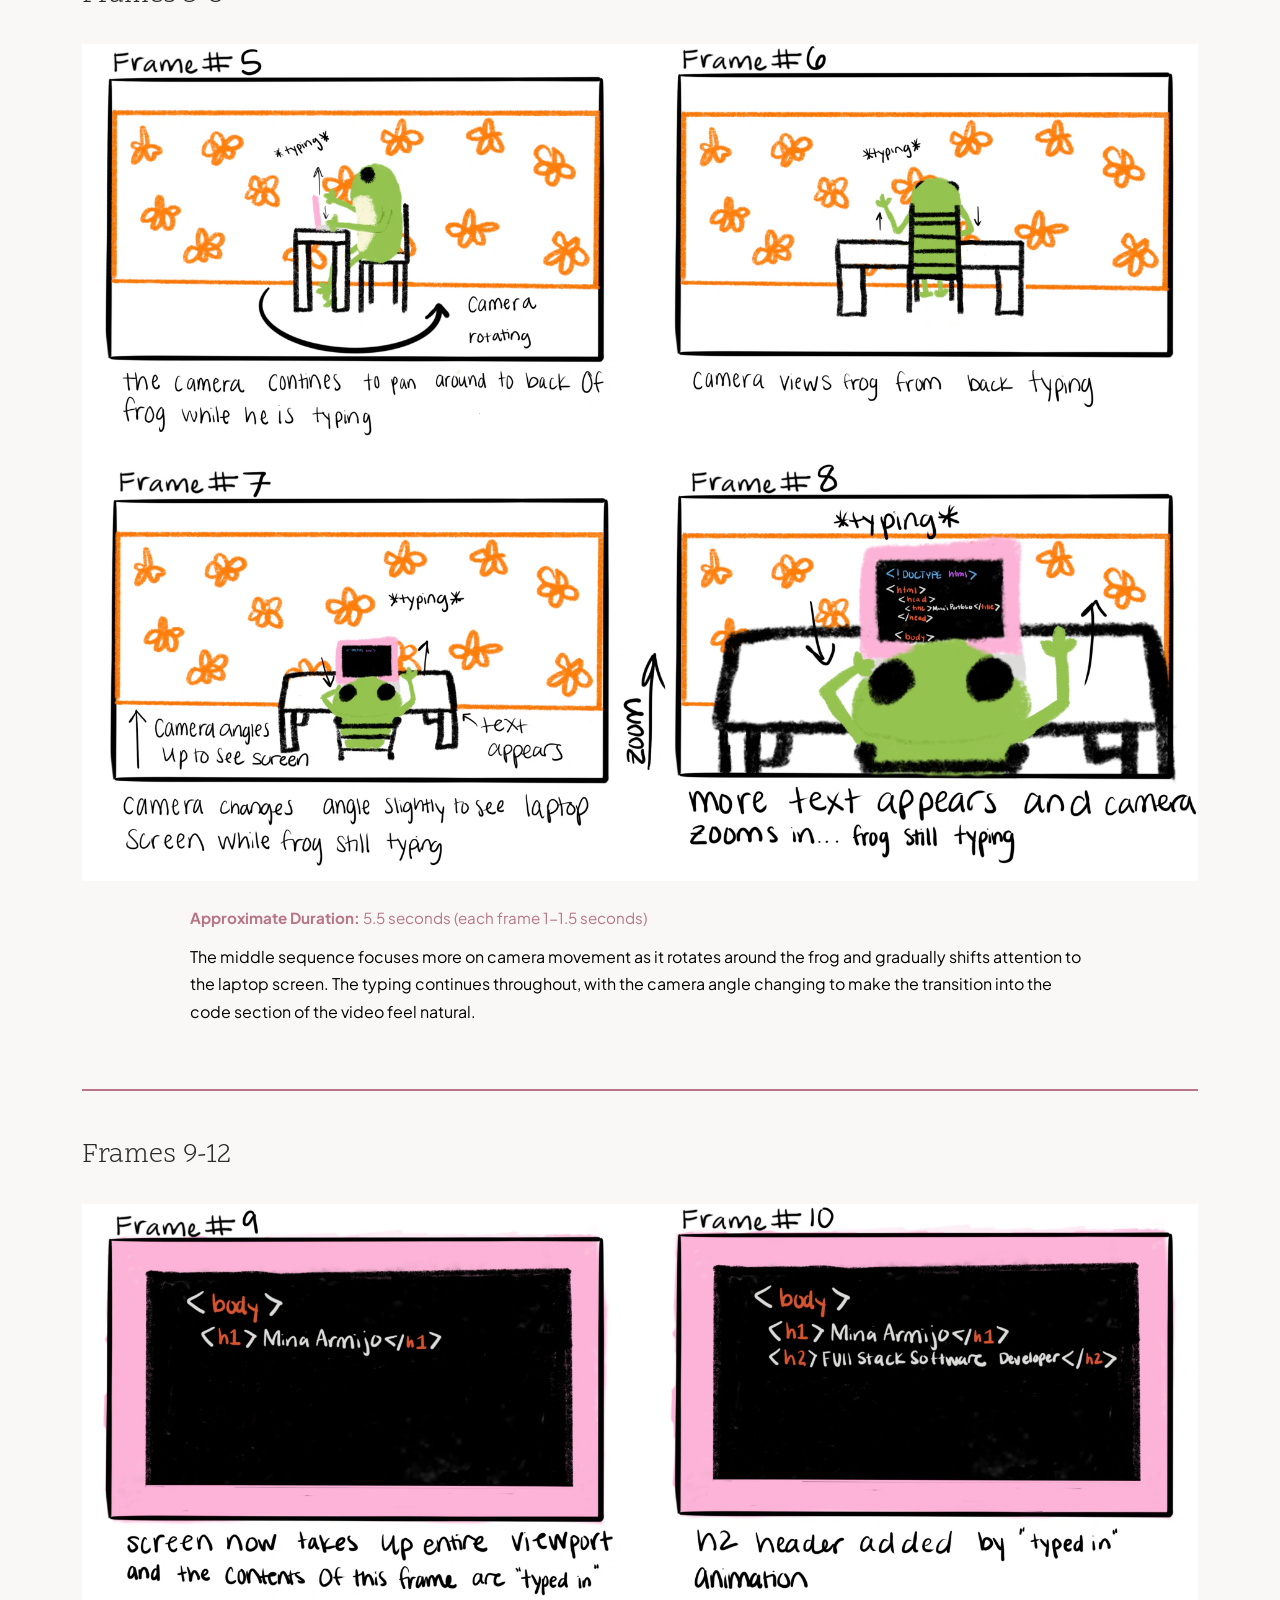
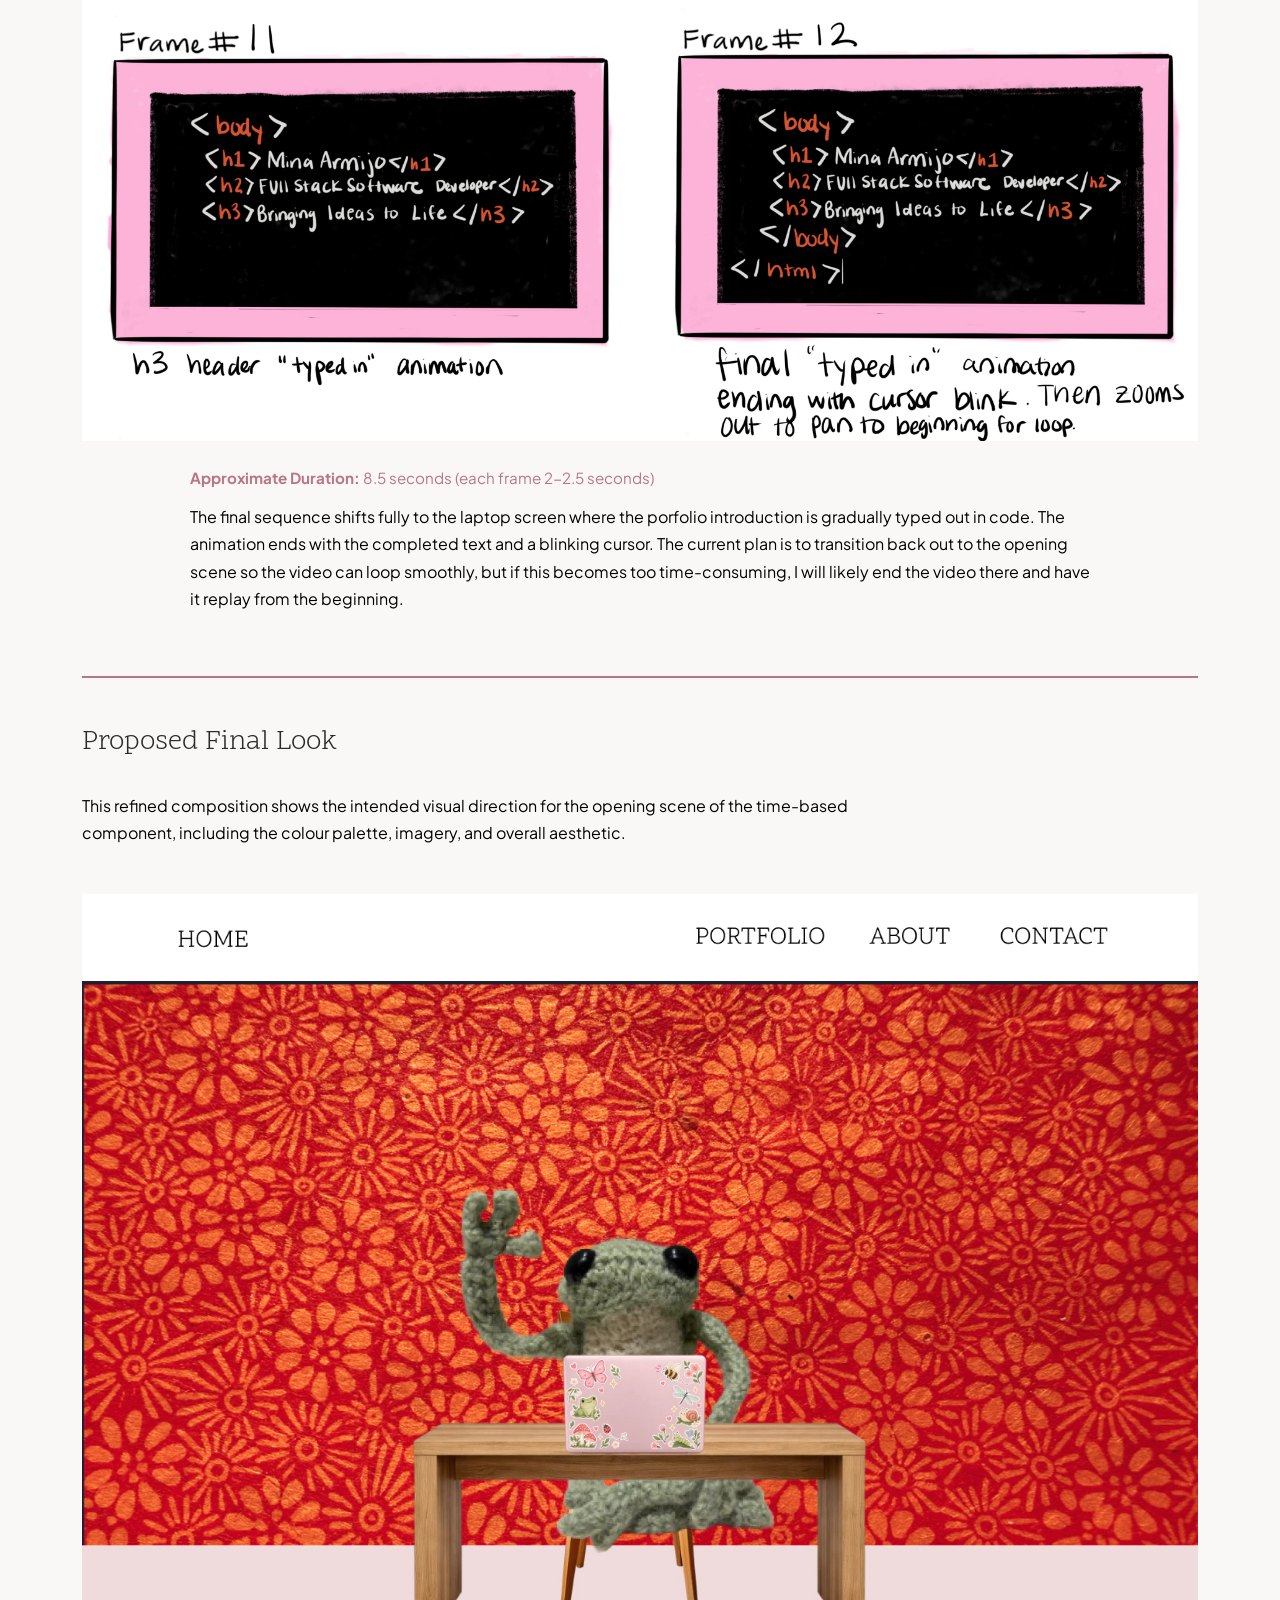
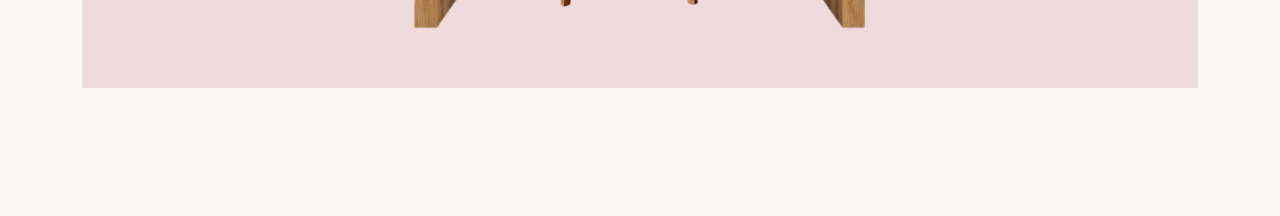
<file: storyboard.html>
<!DOCTYPE html>
<!-- Project 2 Blank Bootstrap 5.3 starter template for DESN1021, Web & Time Based Design. <div> tags should be replaced with semantic HTML tags where appropriate  [DESN1021-Pro2#1-7bddd3e6991c22bb4d3432b663b01bd5] DO NOT DELETE THIS COMMENT-->


<html lang="en" dir="ltr">

  <head>
    <meta charset="utf-8">

    <!--
      ================= AI / SOURCE USE DECLARATION (DRAFT — COMPLETE THIS) =================
      Per DESN1021 Project 2.1 Assessment Specifications, a summary declaration is
      required at the top of EVERY file. Replace the bracketed placeholders below,
      and add inline acknowledgements next to any AI/open-source snippet you use.
      If you take the AI-assisted code animation option, that code must ALSO be
      wrapped in inline start/end comments, and you must be able to explain it.

      First name:       Mina
      File:             storyboard.html

      Tool/Source:       Bootstrap
      Used for:         Nav Bar
      Extent of use:    used starter for base of nav bar
      Date:             23 Sept 2026

      Tool/Source:      Google Fonts
      Used for:         For Scope One and Plus Jakarta Sans fonts used in website
      Extent of use:    Link snippets given by Google Fonts
      Date:             23 Sept 2026


      If no AI or open-source code was used in this file, replace the above with:
      "No AI or open-source code was used in this file."

      Declaration ref: DESN1021-Pro2.1-AIDECL#KIT-blank-4447332881514569a4b9aef29abc9eb4
      =====================================================================================
    -->

    <!-- Required Bootstrap meta tag attributes -->
    <meta name="viewport" content="width=device-width, initial-scale=1">

    <!-- Other meta tags -->
    <meta name="description" content="Portfolio 2.1 Website: Planning for Project 2.2">
    <meta name="author" content="Mina Armijo">

    <!-- Title  -->
    <title>Storyboard | Portfolio 2.1</title>


    <!-- ***** Link tags ***** -->
    <!-- Bootstrap core CSS -->

  <link href="https://cdn.jsdelivr.net/npm/bootstrap@5.3.8/dist/css/bootstrap.min.css" rel="stylesheet" integrity="sha384-sRIl4kxILFvY47J16cr9ZwB07vP4J8+LH7qKQnuqkuIAvNWLzeN8tE5YBujZqJLB" crossorigin="anonymous">



    <!-- Favicon  -->
    <link rel="icon" type="image/png" sizes="32x32" href="img/favicons/favicon-32x32.png">
    <link rel="icon" type="image/png" sizes="16x16" href="img/favicons/favicon-16x16.png">
    <link rel="apple-touch-icon" sizes="180x180" href="img/favicons/apple-touch-icon.png">

    <!-- Icons -->
    <link rel="stylesheet" href="https://cdn.jsdelivr.net/npm/bootstrap-icons@1.13.1/font/bootstrap-icons.min.css" integrity="sha384-CK2SzKma4jA5H/MXDUU7i1TqZlCFaD4T01vtyDFvPlD97JQyS+IsSh1nI2EFbpyk" crossorigin="anonymous">    
    
    <!-- Web fonts -->
    
    <!-- Source: Google Fonts (https://fonts.google.com/selection/embed) — Scope One and Plus Jakarta Sans Font -->
    <link rel="preconnect" href="https://fonts.googleapis.com">
    <link rel="preconnect" href="https://fonts.gstatic.com" crossorigin>
    <link href="https://fonts.googleapis.com/css2?family=Scope+One&display=swap" rel="stylesheet">

    <link rel="preconnect" href="https://fonts.googleapis.com">
    <link rel="preconnect" href="https://fonts.gstatic.com" crossorigin>
    <link href="https://fonts.googleapis.com/css2?family=Plus+Jakarta+Sans:ital,wght@0,200..800;1,200..800&family=Prata&display=swap" rel="stylesheet">


    <!-- Custom CSS -->
    <link href="css/custom.css" type="text/css" rel="stylesheet" media="screen">

  </head>



   <body>

    <!-- Nav Bar -->

     <!-- Source: Bootstrap (https://getbootstrap.com/docs/5.3/components/navbar/) — Base of Nav Bar -->
    <nav class="navbar navbar-expand-lg bg-body-tertiary site-nav">
      <div class="container-fluid">

        <a class="navbar-brand" href="index.html">Project 2.1</a>

        <button class="navbar-toggler" type="button" data-bs-toggle="collapse" data-bs-target="#navbarSupportedContent" aria-controls="navbarSupportedContent" aria-expanded="false" aria-label="Toggle navigation">
          
          <span class="navbar-toggler-icon"></span>
        </button>

        <div class="collapse navbar-collapse" id="navbarSupportedContent">
          
          <ul class="navbar-nav ms-auto mb-2 mb-lg-0">
            <li class="nav-item">
              <a class="nav-link" aria-current="page" href="index.html">Statement</a>
            </li>
            <li class="nav-item">
              <a class="nav-link active" href="storyboard.html">Storyboard</a>
            </li>
            <li class="nav-item">
              <a class="nav-link" href="analysis.html">Analysis</a>
            </li>
            <li class="nav-item">
              <a class="nav-link" href="sitemap.html">Sitemap</a>
            </li>
            <li class="nav-item">
              <a class="nav-link" href="sketches.html">Sketches</a>
            </li>
            <li class="nav-item">
              <a class="nav-link" href="wireframes.html">Wireframes</a>
            </li>
            <li class="nav-item">
              <a class="nav-link" href="designs.html">Designs</a>
            </li>
          </ul>

        </div>
      </div>
    </nav>

    <!-- MAIN -->

    <main class="container page-content">

      <h1>Time-Based Component Storyboard</h1>
      <p class="page-intro">
        The storyboard frames below plan the sequence, composition, and transitions for the time-based component of my final portfolio. I am planning to film at 8-10 fps, with a final video length of approximately 20 seconds.
      </p>
     
      <section class="section-style">
        <h2>Frames 1-4</h2>
          
        <img
          src="img/storyboard/Storyboard_1.webp"
          class="img-fluid storyboard-image"
          alt="Storyboard Showing Frames 1 through 4">
       
        <div class="storyboard-notes">
          <p class="storyboard-time">
            <strong>Approximate Duration:</strong> 6 seconds (each frame 1-2 seconds)
          </p>
          
          <p>
            The opening sequence focuses on setting the portfolio environment through subtle movements and typing as the scene progresses. I plan on including possible light background music or, at very least, typing sounds where typing occurs during the video. 
          </p>

        </div>
      </section>

      <section class="section-style">
        <h2>Frames 5-8</h2>
          
        <img
          src="img/storyboard/Storyboard_2.webp"
          class="img-fluid storyboard-image"
          alt="Storyboard Showing Frames 5 through 8">
       
        <div class="storyboard-notes">
          <p class="storyboard-time">
            <strong>Approximate Duration:</strong> 5.5 seconds (each frame 1-1.5 seconds)
          </p>
          
          <p>
            The middle sequence focuses more on camera movement as it rotates around the frog and gradually shifts attention to the laptop screen. The typing continues throughout, with the camera angle changing to make the transition into the code section of the video feel natural.
          </p>

        </div>
      </section>

      <section class="section-style">
        <h2>Frames 9-12</h2>
          
        <img
          src="img/storyboard/Storyboard_3.webp"
          class="img-fluid storyboard-image"
          alt="Storyboard Showing Frames 9 through 12">
       
        <div class="storyboard-notes">
          <p class="storyboard-time">
            <strong>Approximate Duration:</strong> 8.5 seconds (each frame 2-2.5 seconds)
          </p>
          
          <p>
            The final sequence shifts fully to the laptop screen where the porfolio introduction is gradually typed out in code. The animation ends with the completed text and a blinking cursor. The current plan is to transition back out to the opening scene so the video can loop smoothly, but if this becomes too time-consuming, I will likely end the video there and have it replay from the beginning. 
          </p>

        </div>
      </section>

      <section class="section-style">
        <h2>Proposed Final Look</h2>

        <p class="page-intro">
          This refined composition shows the intended visual direction for the opening scene of the time-based component, including the colour palette, imagery, and overall aesthetic.
        </p>

        <img
          src="img/designs/Design_Home.webp"
          class="img-fluid d-block mx-auto storyboard-composition"
          alt="Refined Home Screen Composition Showing Proposed Final Look of Time Based Component">
      </section>
     
    </main>


    <!-- =================No Content below here========================= -->
    <!-- Bootstrap JavaScript
    ================================================== -->
    <!-- Placed at the end of the document so the pages load faster -->

    <script src="https://cdn.jsdelivr.net/npm/bootstrap@5.3.8/dist/js/bootstrap.bundle.min.js" integrity="sha384-FKyoEForCGlyvwx9Hj09JcYn3nv7wiPVlz7YYwJrWVcXK/BmnVDxM+D2scQbITxI" crossorigin="anonymous"></script>


  </body>
</html>
<!-- Project 2 Blank Bootstrap 5.3 starter template for DESN1021, Web & Time Based Design. <div> tags should be replaced with semantic HTML tags where appropriate  [DESN1021-Pro2#1-7bddd3e6991c22bb4d3432b663b01bd5] DO NOT DELETE THIS COMMENT-->

<!-- END AI / SOURCE USE DECLARATION — nothing to fill in here; the completed declaration goes in the top comment. Do not delete.
     Declaration ref: DESN1021-Pro2.1-AIDECL#KIT-blank-4447332881514569a4b9aef29abc9eb4 -->
</file>
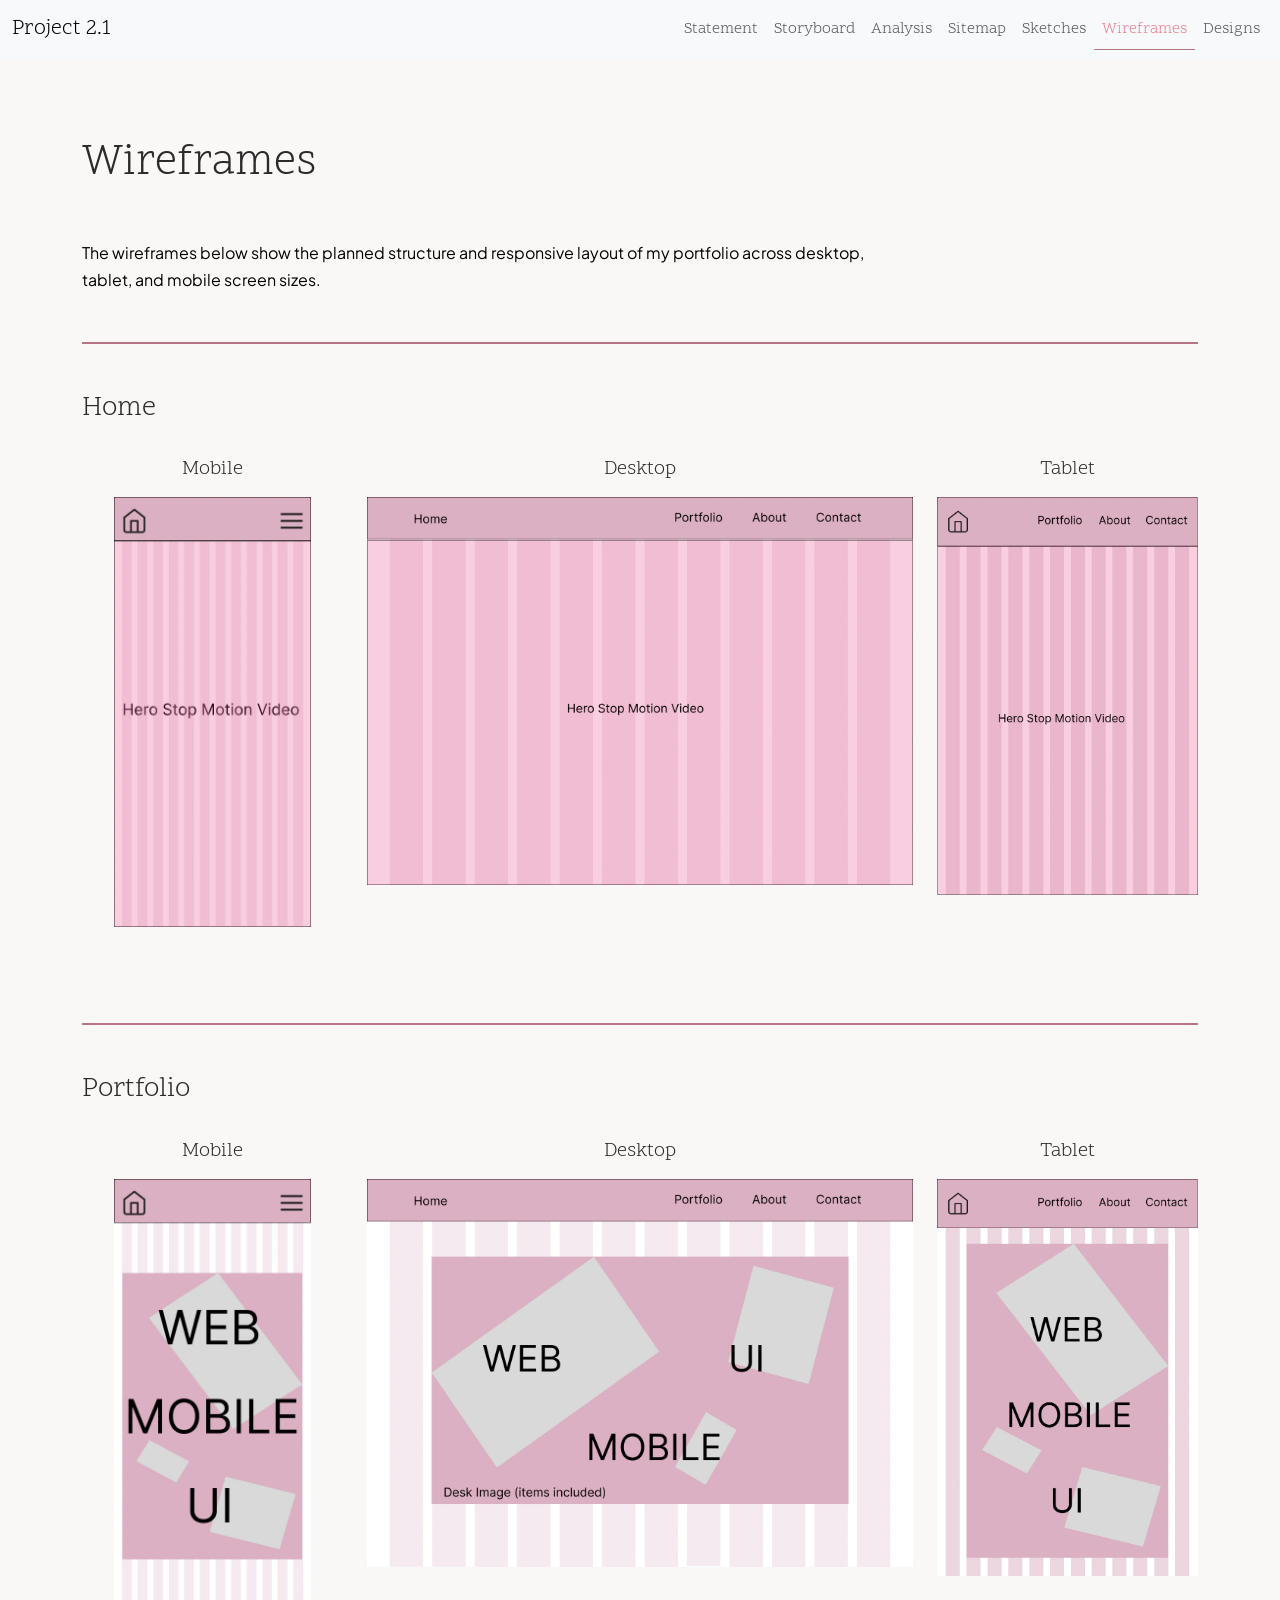
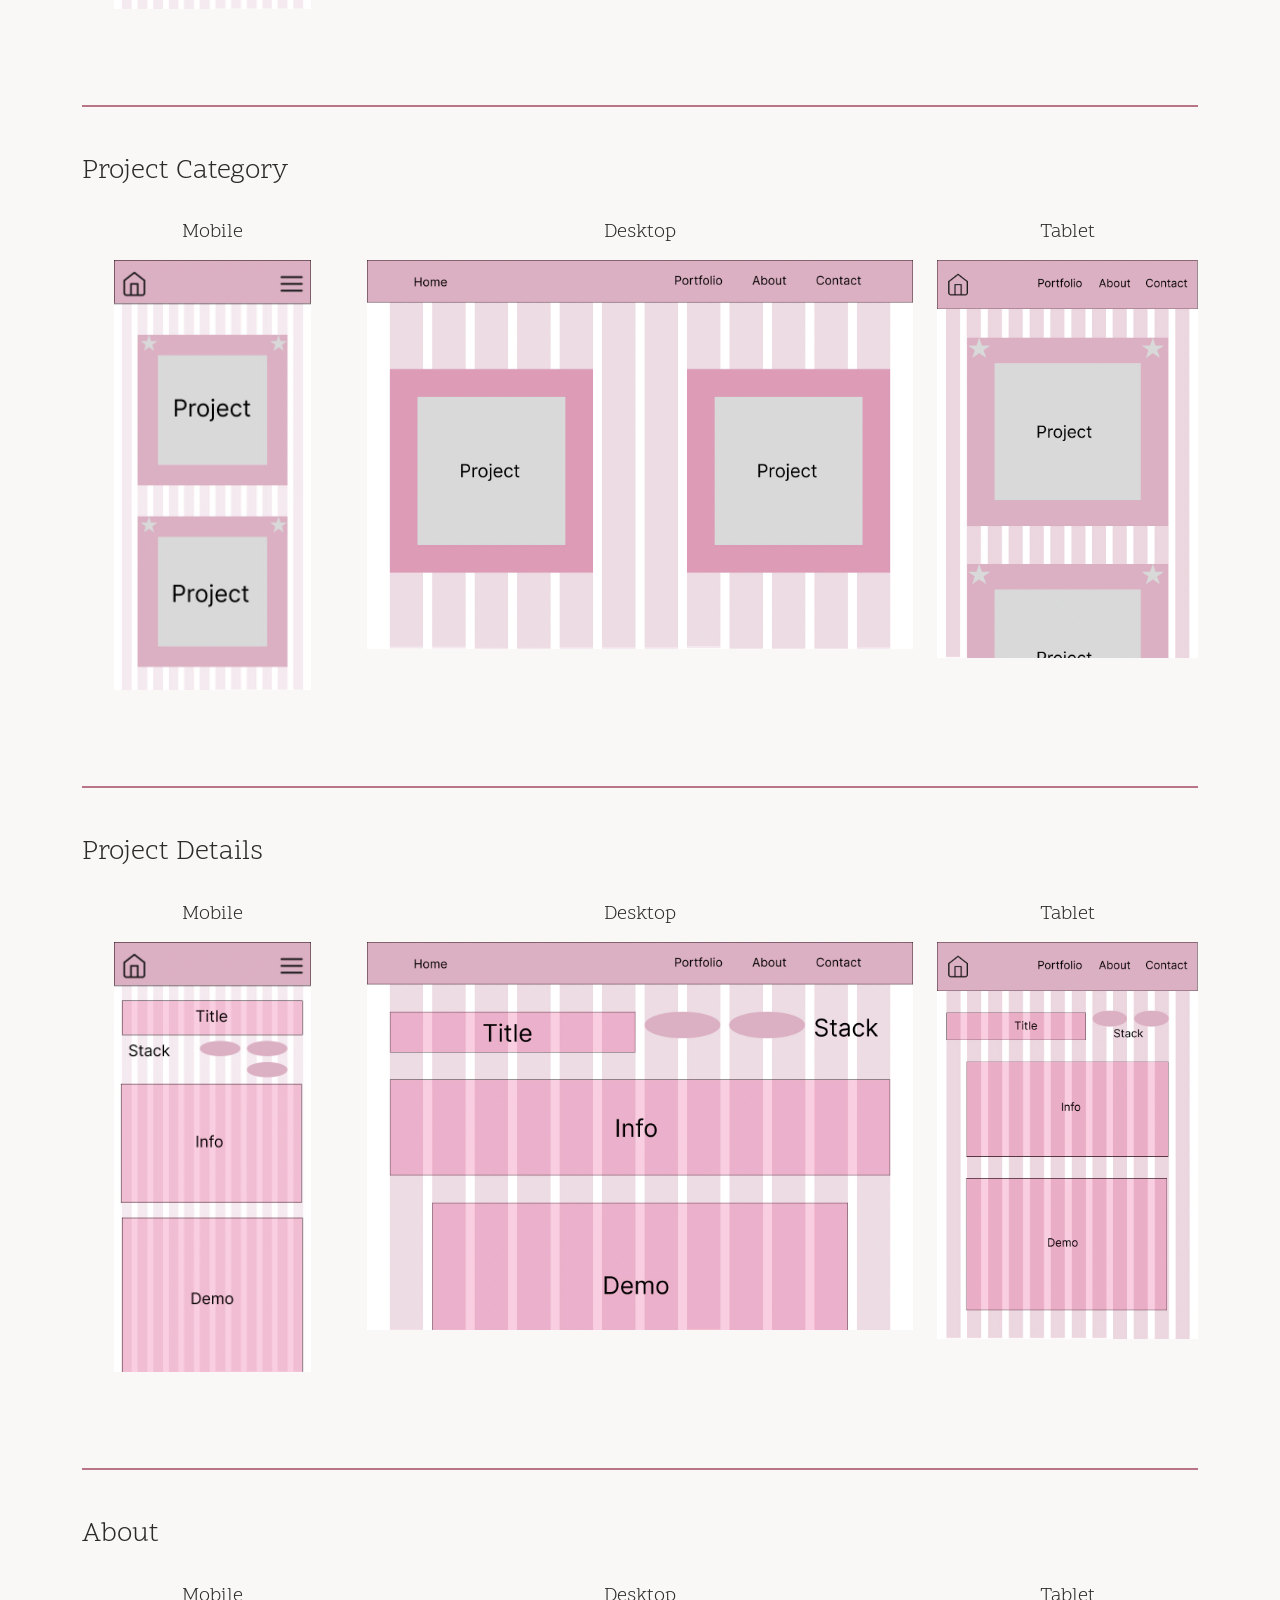
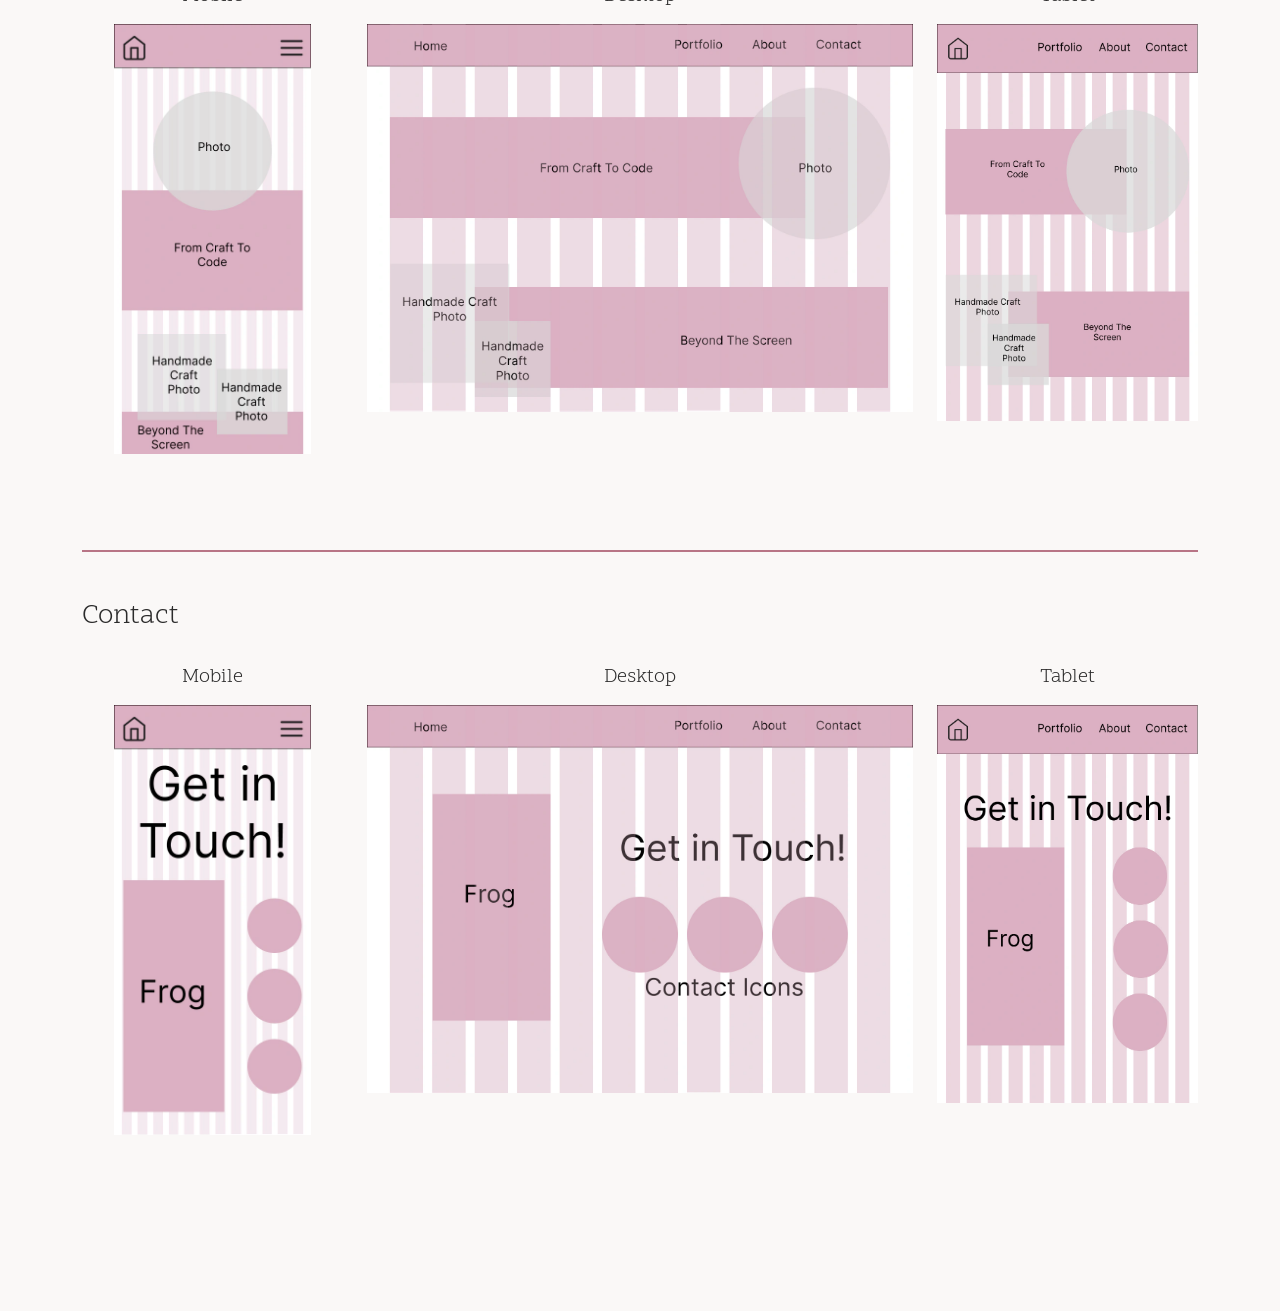
<file: wireframes.html>
<!DOCTYPE html>
<!-- Project 2 Blank Bootstrap 5.3 starter template for DESN1021, Web & Time Based Design. <div> tags should be replaced with semantic HTML tags where appropriate  [DESN1021-Pro2#1-7bddd3e6991c22bb4d3432b663b01bd5] DO NOT DELETE THIS COMMENT-->


<html lang="en" dir="ltr">

  <head>
    <meta charset="utf-8">

    <!--
      ================= AI / SOURCE USE DECLARATION (DRAFT — COMPLETE THIS) =================
      Per DESN1021 Project 2.1 Assessment Specifications, a summary declaration is
      required at the top of EVERY file. Replace the bracketed placeholders below,
      and add inline acknowledgements next to any AI/open-source snippet you use.
      If you take the AI-assisted code animation option, that code must ALSO be
      wrapped in inline start/end comments, and you must be able to explain it.

      First name:       Mina
      File:             wireframes.html

      Tool/Source:       Bootstrap
      Used for:         Nav Bar
      Extent of use:    used starter for base of nav bar
      Date:             23 Sept 2026

      Tool/Source:      Google Fonts
      Used for:         For Scope One and Plus Jakarta Sans fonts used in website
      Extent of use:    Link snippets given by Google Fonts
      Date:             23 Sept 2026


      If no AI or open-source code was used in this file, replace the above with:
      "No AI or open-source code was used in this file."

      Declaration ref: DESN1021-Pro2.1-AIDECL#KIT-blank-4447332881514569a4b9aef29abc9eb4
      =====================================================================================
    -->

    <!-- Required Bootstrap meta tag attributes -->
    <meta name="viewport" content="width=device-width, initial-scale=1">

    <!-- Other meta tags -->
    <meta name="description" content="Portfolio 2.1 Website: Planning for Project 2.2">
    <meta name="author" content="Mina Armijo">

    <!-- Title  -->
    <title>Wireframes | Portfolio 2.1</title>


    <!-- ***** Link tags ***** -->
    <!-- Bootstrap core CSS -->

  <link href="https://cdn.jsdelivr.net/npm/bootstrap@5.3.8/dist/css/bootstrap.min.css" rel="stylesheet" integrity="sha384-sRIl4kxILFvY47J16cr9ZwB07vP4J8+LH7qKQnuqkuIAvNWLzeN8tE5YBujZqJLB" crossorigin="anonymous">



    <!-- Favicon  -->
    <link rel="icon" type="image/png" sizes="32x32" href="img/favicons/favicon-32x32.png">
    <link rel="icon" type="image/png" sizes="16x16" href="img/favicons/favicon-16x16.png">
    <link rel="apple-touch-icon" sizes="180x180" href="img/favicons/apple-touch-icon.png">

    <!-- Icons -->
    <link rel="stylesheet" href="https://cdn.jsdelivr.net/npm/bootstrap-icons@1.13.1/font/bootstrap-icons.min.css" integrity="sha384-CK2SzKma4jA5H/MXDUU7i1TqZlCFaD4T01vtyDFvPlD97JQyS+IsSh1nI2EFbpyk" crossorigin="anonymous">    
    
    <!-- Web fonts -->
    
    <!-- Source: Google Fonts (https://fonts.google.com/selection/embed) — Scope One and Plus Jakarta Sans Font -->
    <link rel="preconnect" href="https://fonts.googleapis.com">
    <link rel="preconnect" href="https://fonts.gstatic.com" crossorigin>
    <link href="https://fonts.googleapis.com/css2?family=Scope+One&display=swap" rel="stylesheet">

    <link rel="preconnect" href="https://fonts.googleapis.com">
    <link rel="preconnect" href="https://fonts.gstatic.com" crossorigin>
    <link href="https://fonts.googleapis.com/css2?family=Plus+Jakarta+Sans:ital,wght@0,200..800;1,200..800&family=Prata&display=swap" rel="stylesheet">


    <!-- Custom CSS -->
    <link href="css/custom.css" type="text/css" rel="stylesheet" media="screen">

  </head>



   <body>

    <!-- Nav Bar -->

     <!-- Source: Bootstrap (https://getbootstrap.com/docs/5.3/components/navbar/) — Base of Nav Bar -->
    <nav class="navbar navbar-expand-lg bg-body-tertiary site-nav">
      <div class="container-fluid">

        <a class="navbar-brand" href="index.html">Project 2.1</a>

        <button class="navbar-toggler" type="button" data-bs-toggle="collapse" data-bs-target="#navbarSupportedContent" aria-controls="navbarSupportedContent" aria-expanded="false" aria-label="Toggle navigation">
          
          <span class="navbar-toggler-icon"></span>
        </button>

        <div class="collapse navbar-collapse" id="navbarSupportedContent">
          
          <ul class="navbar-nav ms-auto mb-2 mb-lg-0">
            <li class="nav-item">
              <a class="nav-link" aria-current="page" href="index.html">Statement</a>
            </li>
            <li class="nav-item">
              <a class="nav-link" href="storyboard.html">Storyboard</a>
            </li>
            <li class="nav-item">
              <a class="nav-link" href="analysis.html">Analysis</a>
            </li>
            <li class="nav-item">
              <a class="nav-link" href="sitemap.html">Sitemap</a>
            </li>
            <li class="nav-item">
              <a class="nav-link" href="sketches.html">Sketches</a>
            </li>
            <li class="nav-item">
              <a class="nav-link active" href="wireframes.html">Wireframes</a>
            </li>
            <li class="nav-item">
              <a class="nav-link" href="designs.html">Designs</a>
            </li>
          </ul>

        </div>
      </div>
    </nav>

    <!-- MAIN -->

    <main class="container page-content">
      <h1>Wireframes</h1>

      <p class="page-intro">
        The wireframes below show the planned structure and responsive layout of my portfolio across desktop, tablet, and mobile screen sizes.
      </p>

      <!-- Home Wireframes -->
      <section class="mb-5 section-style">
        <h2 class="wireframe-section">Home</h2>

        <div class="row align-items-start g-4">
          
          <div class="col-12 col-md-3 text-center">
            <h3 class="wireframe-label">Mobile</h3>
            <img
            src="img/wireframes/Wireframes-Home-Mobile.webp"
            class="img-fluid wireframe-image"
            alt="Home Page Mobile Wireframe">
          </div>

          <div class="col-12 col-md-6 text-center">
            <h3 class="wireframe-label">Desktop</h3>
            <img
            src="img/wireframes/Wireframes-Home-Desktop.webp"
            class="img-fluid wireframe-image"
            alt="Home Page Desktop Wireframe">
          </div>

          <div class="col-12 col-md-3 text-center">
            <h3 class="wireframe-label">Tablet</h3>
            <img
            src="img/wireframes/Wireframes-Home-Tablet.webp"
            class="img-fluid wireframe-image"
            alt="Home Page Tablet Wireframe">
          </div>
        </div>
      </section>

      <!-- Portfolio Wireframes -->
      <section class="mb-5 section-style">
        <h2 class="wireframe-section">Portfolio</h2>

        <div class="row align-items-start g-4">
          
          <div class="col-12 col-md-3 text-center">
            <h3 class="wireframe-label">Mobile</h3>
            <img
            src="img/wireframes/Wireframes-Portfolio-Mobile.webp"
            class="img-fluid wireframe-image"
            alt="Portfolio Page Mobile Wireframe">
          </div>

          <div class="col-12 col-md-6 text-center">
            <h3 class="wireframe-label">Desktop</h3>
            <img
            src="img/wireframes/Wireframes-Portfolio-Desktop.webp"
            class="img-fluid wireframe-image"
            alt="Portfolio Page Desktop Wireframe">
          </div>

          <div class="col-12 col-md-3 text-center">
            <h3 class="wireframe-label">Tablet</h3>
            <img
            src="img/wireframes/Wireframes-Portfolio-Tablet.webp"
            class="img-fluid wireframe-image"
            alt="Portfolio Page Tablet Wireframe">
          </div>
        </div>
      </section>

      <!-- Project Category Wireframes -->
      <section class="mb-5 section-style">
        <h2 class="wireframe-section">Project Category</h2>

        <div class="row align-items-start g-4">
          
          <div class="col-12 col-md-3 text-center">
            <h3 class="wireframe-label">Mobile</h3>
            <img
            src="img/wireframes/Wireframes-Category-Mobile.webp"
            class="img-fluid wireframe-image"
            alt="Project Category Page Mobile Wireframe">
          </div>

          <div class="col-12 col-md-6 text-center">
            <h3 class="wireframe-label">Desktop</h3>
            <img
            src="img/wireframes/Wireframes-Category-Desktop.webp"
            class="img-fluid wireframe-image"
            alt="Project Category Page Desktop Wireframe">
          </div>

          <div class="col-12 col-md-3 text-center">
            <h3 class="wireframe-label">Tablet</h3>
            <img
            src="img/wireframes/Wireframes-Category-Tablet.webp"
            class="img-fluid wireframe-image"
            alt="Project Category Page Tablet Wireframe">
          </div>
        </div>
      </section>

      <!-- Project Details Wireframes -->
      <section class="mb-5 section-style">
        <h2 class="wireframe-section">Project Details</h2>

        <div class="row align-items-start g-4">
          
          <div class="col-12 col-md-3 text-center">
            <h3 class="wireframe-label">Mobile</h3>
            <img
            src="img/wireframes/Wireframes-Details-Mobile.webp"
            class="img-fluid wireframe-image"
            alt="Project Details Page Mobile Wireframe">
          </div>

          <div class="col-12 col-md-6 text-center">
            <h3 class="wireframe-label">Desktop</h3>
            <img
            src="img/wireframes/Wireframes-Details-Desktop.webp"
            class="img-fluid wireframe-image"
            alt="Project Details Page Desktop Wireframe">
          </div>

          <div class="col-12 col-md-3 text-center">
            <h3 class="wireframe-label">Tablet</h3>
            <img
            src="img/wireframes/Wireframes-Details-Tablet.webp"
            class="img-fluid wireframe-image"
            alt="Project Details Page Tablet Wireframe">
          </div>
        </div>
      </section>

      <!-- About Wireframes -->
      <section class="mb-5 section-style">
        <h2 class="wireframe-section">About</h2>

        <div class="row align-items-start g-4">
          
          <div class="col-12 col-md-3 text-center">
            <h3 class="wireframe-label">Mobile</h3>
            <img
            src="img/wireframes/Wireframes-About-Mobile.webp"
            class="img-fluid wireframe-image"
            alt="About Page Mobile Wireframe">
          </div>

          <div class="col-12 col-md-6 text-center">
            <h3 class="wireframe-label">Desktop</h3>
            <img
            src="img/wireframes/Wireframes-About-Desktop.webp"
            class="img-fluid wireframe-image"
            alt="About Page Desktop Wireframe">
          </div>

          <div class="col-12 col-md-3 text-center">
            <h3 class="wireframe-label">Tablet</h3>
            <img
            src="img/wireframes/Wireframes-About-Tablet.webp"
            class="img-fluid wireframe-image"
            alt="About Page Tablet Wireframe">
          </div>
        </div>
      </section>

      <!-- Contact Wireframes -->
      <section class="mb-5 section-style">
        <h2 class="wireframe-section">Contact</h2>

        <div class="row align-items-start g-4">
          
          <div class="col-12 col-md-3 text-center">
            <h3 class="wireframe-label">Mobile</h3>
            <img
            src="img/wireframes/Wireframes-Contact-Mobile.webp"
            class="img-fluid wireframe-image"
            alt="Contact Page Mobile Wireframe">
          </div>

          <div class="col-12 col-md-6 text-center">
            <h3 class="wireframe-label">Desktop</h3>
            <img
            src="img/wireframes/Wireframes-Contact-Desktop.webp"
            class="img-fluid wireframe-image"
            alt="Contact Page Desktop Wireframe">
          </div>

          <div class="col-12 col-md-3 text-center">
            <h3 class="wireframe-label">Tablet</h3>
            <img
            src="img/wireframes/Wireframes-Contact-Tablet.webp"
            class="img-fluid wireframe-image"
            alt="Contact Page Tablet Wireframe">
          </div>
        </div>
      </section>

    </main>


    <!-- =================No Content below here========================= -->
    <!-- Bootstrap JavaScript
    ================================================== -->
    <!-- Placed at the end of the document so the pages load faster -->

    <script src="https://cdn.jsdelivr.net/npm/bootstrap@5.3.8/dist/js/bootstrap.bundle.min.js" integrity="sha384-FKyoEForCGlyvwx9Hj09JcYn3nv7wiPVlz7YYwJrWVcXK/BmnVDxM+D2scQbITxI" crossorigin="anonymous"></script>


  </body>
</html>
<!-- Project 2 Blank Bootstrap 5.3 starter template for DESN1021, Web & Time Based Design. <div> tags should be replaced with semantic HTML tags where appropriate  [DESN1021-Pro2#1-7bddd3e6991c22bb4d3432b663b01bd5] DO NOT DELETE THIS COMMENT-->

<!-- END AI / SOURCE USE DECLARATION — nothing to fill in here; the completed declaration goes in the top comment. Do not delete.
     Declaration ref: DESN1021-Pro2.1-AIDECL#KIT-blank-4447332881514569a4b9aef29abc9eb4 -->
</file>
<file: css/custom.css>
@charset "UTF-8";

/*
  ================= AI / SOURCE USE DECLARATION (DRAFT — COMPLETE THIS) =================
  Per DESN1021 Project 2.1 Assessment Specifications, a summary declaration is
  required at the top of EVERY file. Replace the bracketed placeholders below,
  and add inline acknowledgements next to any AI/open-source snippet you use.
  If you take the AI-assisted code animation option, that code must ALSO be
  wrapped in inline start/end comments, and you must be able to explain it.

  First name:       Mina
  File:             custom.css

  No AI or open-source code was used in this file.

  Declaration ref: DESN1021-Pro2.1-AIDECL#KIT-custom-2fe0bb1b2c0045ce97f63ffa0ff3bea1
  =====================================================================================
*/
/* Project 2 Blank Bootstrap 5.3 starter template for DESN1021, Web & Time Based Design. <div> tags should be replaced with semantic HTML tags where appropriate  [DESN1021-Pro2#1-7bddd3e6991c22bb4d3432b663b01bd5] DO NOT DELETE THIS COMMENT */


/* Custom styles to override and/or add to Bootstrap css */

/* Custom template styles - start here  */

h1, h2, h3 {
  font-family: "Scope One", serif;
}

.section-style {
  padding-top: 3rem;
  padding-bottom: 3rem;
  border-top: 2px solid #b87586;
}

.section-style h2 {
  font-size: 1.75rem;
  margin-bottom: 2rem;
}

.page-intro {
  max-width: 800px;
  line-height: 1.7;
  margin-bottom: 3rem;
}

body {
  font-family: "Plus Jakarta Sans", sans-serif ;
  color: #2b2b2b;
  background-color: #faf8f7;
}

.site-nav {
  font-family: "Scope One", serif;
}

.site-nav .navbar-brand {
  font-size: 1.35rem;
}

.site-nav .nav-link.active {
  color: rgb(233, 129, 146);
  border-bottom: 1px solid #b87586;
}

.page-content {
  padding-top: 5rem;
  padding-bottom: 5rem;
}

.page-content h1 {
  font-size: 2.75rem;
  margin-bottom: 3rem;
}

.statement-item {
  border-top: 2px solid #b87586;
  padding-top: 1.5rem;
}

.statement-item h2 {
  font-size: 1.4rem;
  margin-bottom: 1rem;
}

.statement-item p {
  line-height: 1.7;
}


/* Analysis Styling */
.analysis-desktop {
  width: 100%;
  max-width: 1100px;
  height: auto;
  margin-top: 2rem;
}

.analysis-mobile {
  width: 100%;
  max-width: 266px;
  height: auto;
}

.analysis-link {
  color: #b87586;
  text-decoration: none;
}

.analysis-link:hover {
  text-decoration: underline;
}

/* Wireframes Styling */
.wireframe-image {
  width: auto;
  max-width: 100%;
  max-height: 430px;
}

.wireframe-label {
  font-size: 1.25rem;
  margin-bottom: 1rem;
}

.wireframe-section h2 {
  font-size: 1.75rem;
  margin-bottom: 2rem;
}


/* Screen Design Styling */

.design-image {
  width: 100%;
  max-width: 1200px;
  height: auto;
}

/* Screen Design Styling */

.storyboard-image {
  width: 100%;
  max-width: 1200px;
  height: auto;
}
.storyboard-notes {
  max-width: 900px;
  margin: 1.5rem auto 0;
}

.storyboard-time {
  color: #b87586;
  font-size: 0.95rem;
  margin-bottom: 0.75rem;
}

.storyboard-notes p {
  line-height: 1.7;
}

.storyboard-composition {
  width: 100%;
  max-width: 1200px;
  height: auto;
}

/* Sketch Styling */

.sketch-image {
  width: 100%;
  max-width: 1100px;
  height: auto;
}

/* Sitemap Styling */

.sitemap-image {
  width: 100%;
  max-width: 1200px;
  height: auto;
}

/* -------------------------------------------------------- */

/* sets the default rem size for an entire page (for all sizing to be relative to) */

html {
  font-size: 1rem;
}

/* Media queries at different 'snapping' points */

/* // Extra small devices (portrait phones, less than 576px) */
@media (max-width: 575.98px) {

  p{
    color: black;
  }
}

/* // Small devices (landscape phones, 576px and up) */
@media (min-width: 576px) and (max-width: 767.98px) {
  p{
    color: black;
  }
}

/* // Medium devices (tablets, 768px and up) */
@media (min-width: 768px) and (max-width: 991.98px) {
  p{
    color: black;
  }
}

/* // Large devices (desktops, 992px and up) */
@media (min-width: 992px) and (max-width: 1199.98px) {
  p{
    color: black;
  }
}

/* // Extra large devices (large desktops, 1200px and up) */
@media (min-width: 1200px) {
  p{
    color: black;
  }
}

/* -------------------------------------------------------- */


/* Project 2 Blank Bootstrap 5.3 starter template for DESN1021, Web & Time Based Design. <div> tags should be replaced with semantic HTML tags where appropriate  [DESN1021-Pro2#1-7bddd3e6991c22bb4d3432b663b01bd5] DO NOT DELETE THIS COMMENT */

/* END AI / SOURCE USE DECLARATION — nothing to fill in here; the completed declaration goes in the top comment. Do not delete.
   Declaration ref: DESN1021-Pro2.1-AIDECL#KIT-custom-2fe0bb1b2c0045ce97f63ffa0ff3bea1 */
</file>
